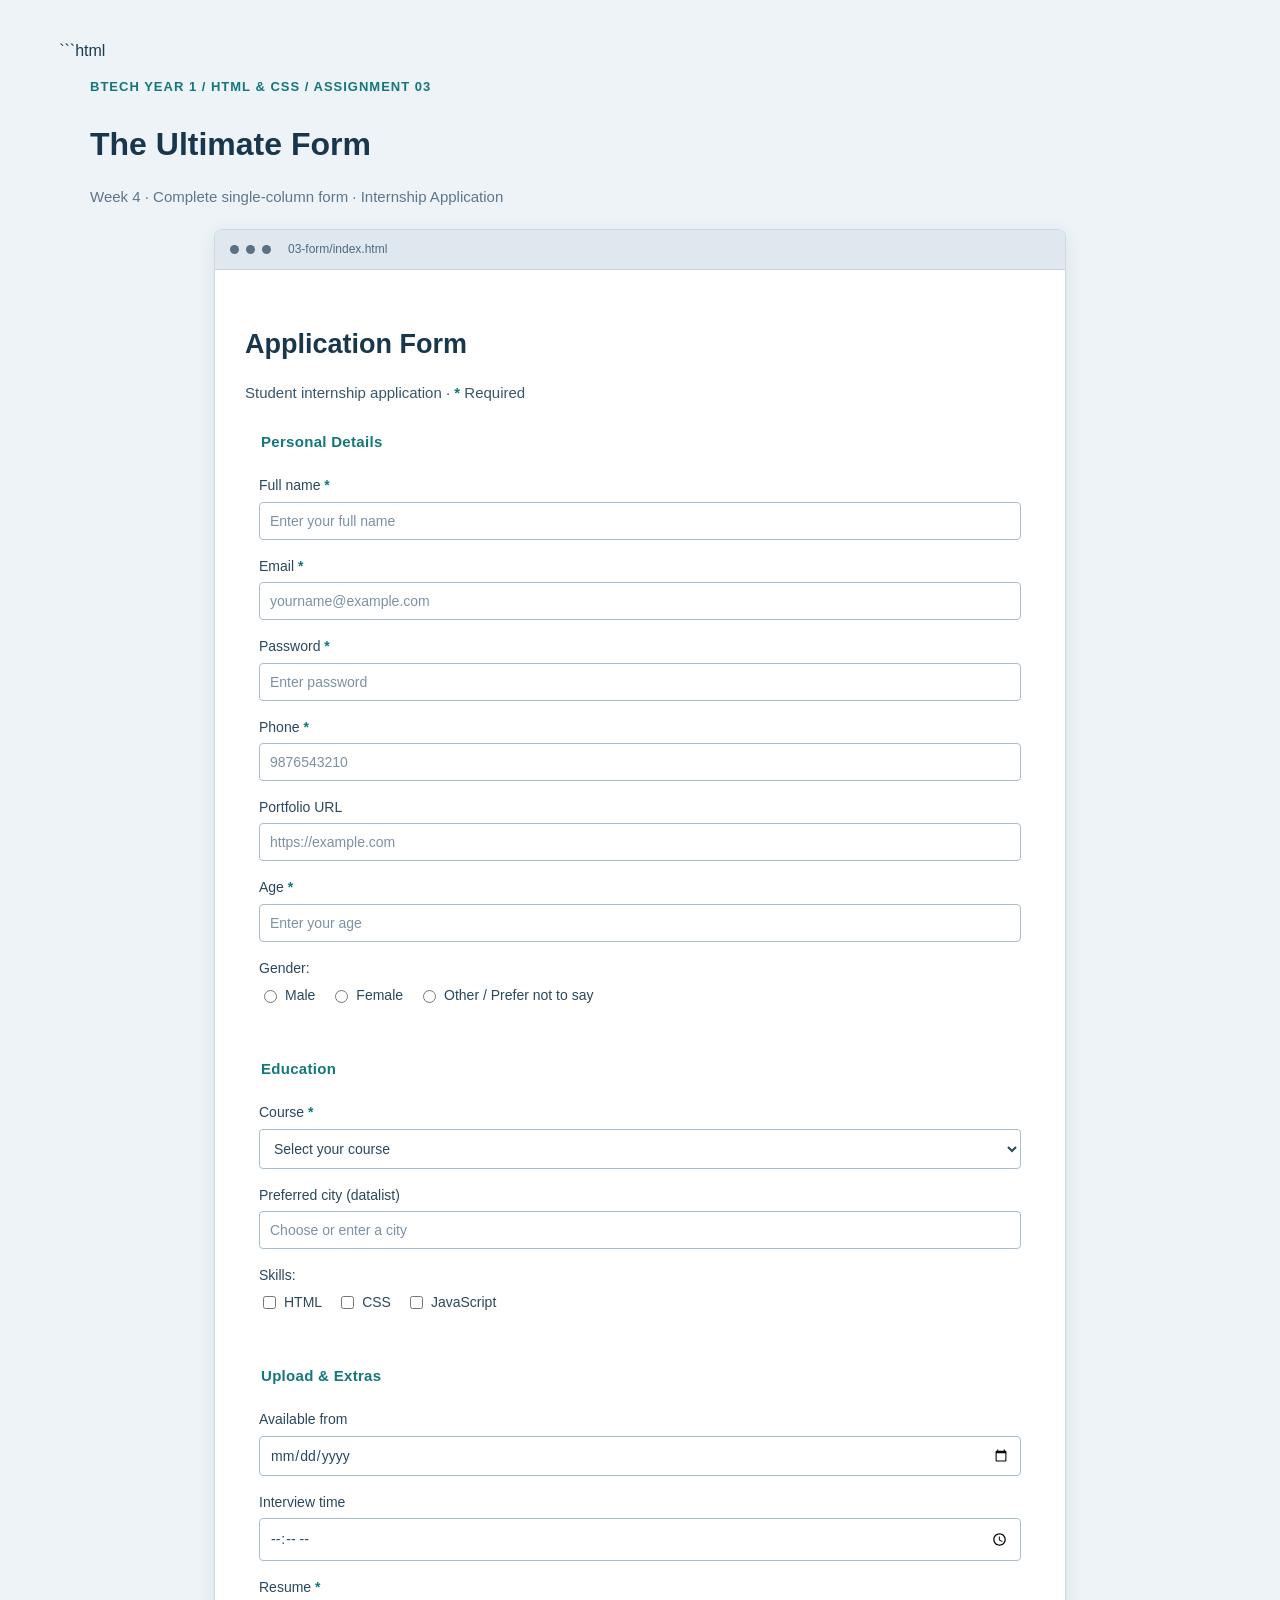
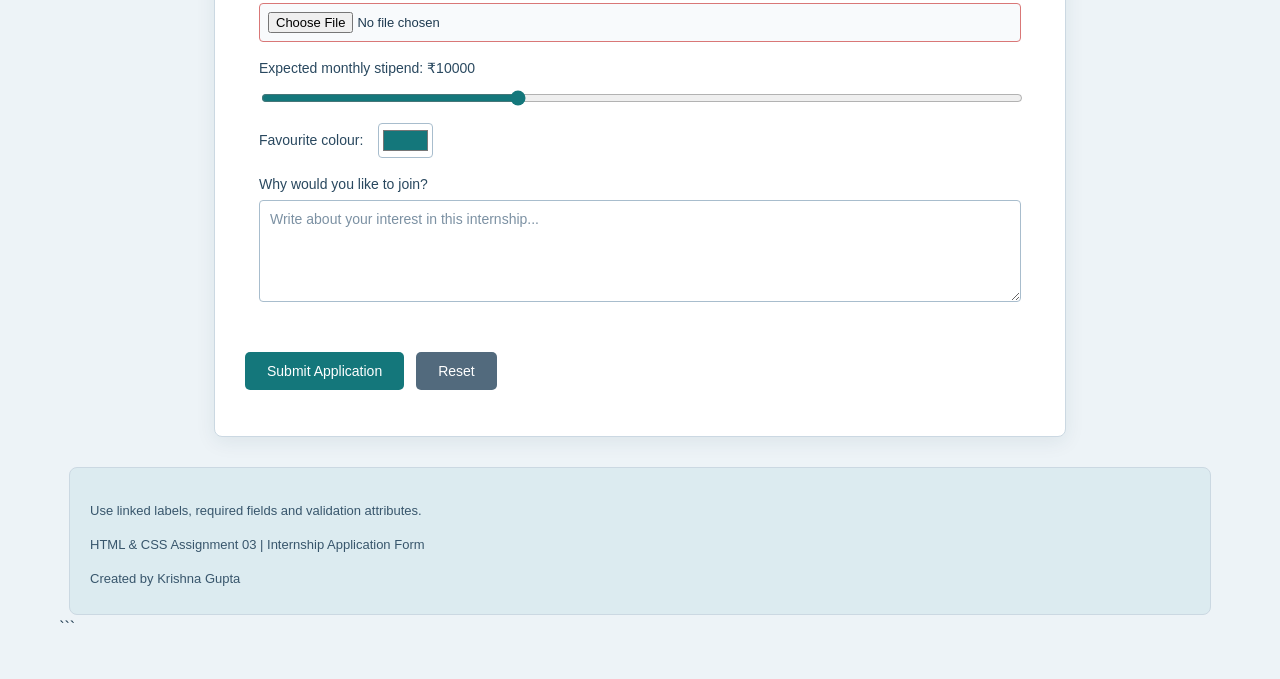
<file: hammad assignment/assignment/assignment 2/index.html>
```html
<!DOCTYPE html>
<html lang="en">

<head>
    <meta charset="UTF-8">
    <meta name="viewport" content="width=device-width, initial-scale=1.0">

    <meta name="description"
          content="Student internship application form">

    <title>Internship Application Form</title>

    <!-- External CSS -->
    <link rel="stylesheet" href="style.css">
</head>

<body>

    <!-- Page Header -->
    <header class="page-header">

        <p class="course-info">
            BTECH YEAR 1 / HTML & CSS / ASSIGNMENT 03
        </p>

        <h1>The Ultimate Form</h1>

        <p class="subtitle">
            Week 4 · Complete single-column form · Internship Application
        </p>

    </header>

    <!-- Main Form Container -->
    <main class="form-container">

        <!-- Browser Window Header -->
        <div class="browser-header">

            <span class="dot"></span>
            <span class="dot"></span>
            <span class="dot"></span>

            <span class="browser-title">
                03-form/index.html
            </span>

        </div>

        <!-- Application Form -->
        <form action="#" method="post" enctype="multipart/form-data">

            <div class="form-content">

                <h2>Application Form</h2>

                <p class="form-description">
                    Student internship application ·
                    <span class="required-text">*</span> Required
                </p>

                <!-- Personal Details -->
                <fieldset>

                    <legend>Personal Details</legend>

                    <!-- Full Name -->
                    <div class="form-group">

                        <label for="fullname">
                            Full name <span>*</span>
                        </label>

                        <input
                            type="text"
                            id="fullname"
                            name="fullname"
                            placeholder="Enter your full name"
                            minlength="3"
                            maxlength="50"
                            pattern="[A-Za-z ]{3,50}"
                            title="Enter a name using letters and spaces"
                            required>

                    </div>

                    <!-- Email -->
                    <div class="form-group">

                        <label for="email">
                            Email <span>*</span>
                        </label>

                        <input
                            type="email"
                            id="email"
                            name="email"
                            placeholder="yourname@example.com"
                            required>

                    </div>

                    <!-- Password -->
                    <div class="form-group">

                        <label for="password">
                            Password <span>*</span>
                        </label>

                        <input
                            type="password"
                            id="password"
                            name="password"
                            placeholder="Enter password"
                            minlength="8"
                            maxlength="20"
                            pattern="(?=.*[A-Za-z])(?=.*[0-9]).{8,20}"
                            title="Password must contain at least 8 characters and a number"
                            required>

                    </div>

                    <!-- Phone -->
                    <div class="form-group">

                        <label for="phone">
                            Phone <span>*</span>
                        </label>

                        <input
                            type="tel"
                            id="phone"
                            name="phone"
                            placeholder="9876543210"
                            pattern="[0-9]{10}"
                            minlength="10"
                            maxlength="10"
                            title="Enter a 10-digit phone number"
                            required>

                    </div>

                    <!-- Portfolio URL -->
                    <div class="form-group">

                        <label for="portfolio">
                            Portfolio URL
                        </label>

                        <input
                            type="url"
                            id="portfolio"
                            name="portfolio"
                            placeholder="https://example.com">

                    </div>

                    <!-- Age -->
                    <div class="form-group">

                        <label for="age">
                            Age <span>*</span>
                        </label>

                        <input
                            type="number"
                            id="age"
                            name="age"
                            placeholder="Enter your age"
                            min="16"
                            max="60"
                            required>

                    </div>

                    <!-- Gender -->
                    <div class="form-group">

                        <span class="group-label">
                            Gender:
                        </span>

                        <div class="inline-options">

                            <label for="male">
                                <input
                                    type="radio"
                                    id="male"
                                    name="gender"
                                    value="male"
                                    required>
                                Male
                            </label>

                            <label for="female">
                                <input
                                    type="radio"
                                    id="female"
                                    name="gender"
                                    value="female">
                                Female
                            </label>

                            <label for="other">
                                <input
                                    type="radio"
                                    id="other"
                                    name="gender"
                                    value="other">
                                Other / Prefer not to say
                            </label>

                        </div>

                    </div>

                </fieldset>

                <!-- Education -->
                <fieldset>

                    <legend>Education</legend>

                    <!-- Course -->
                    <div class="form-group">

                        <label for="course">
                            Course <span>*</span>
                        </label>

                        <select
                            id="course"
                            name="course"
                            required>

                            <option value="">
                                Select your course
                            </option>

                            <option value="btech-cse">
                                BTech — Computer Science
                            </option>

                            <option value="btech-it">
                                BTech — Information Technology
                            </option>

                            <option value="bca">
                                Bachelor of Computer Applications
                            </option>

                            <option value="bsc">
                                BSc Computer Science
                            </option>

                        </select>

                    </div>

                    <!-- City Datalist -->
                    <div class="form-group">

                        <label for="city">
                            Preferred city (datalist)
                        </label>

                        <input
                            type="text"
                            id="city"
                            name="city"
                            list="city-list"
                            placeholder="Choose or enter a city">

                        <datalist id="city-list">

                            <option value="Delhi">
                            <option value="Mumbai">
                            <option value="Bangalore">
                            <option value="Hyderabad">
                            <option value="Pune">
                            <option value="Moradabad">

                        </datalist>

                    </div>

                    <!-- Skills -->
                    <div class="form-group">

                        <span class="group-label">
                            Skills:
                        </span>

                        <div class="inline-options">

                            <label for="html">
                                <input
                                    type="checkbox"
                                    id="html"
                                    name="skills"
                                    value="HTML">
                                HTML
                            </label>

                            <label for="css">
                                <input
                                    type="checkbox"
                                    id="css"
                                    name="skills"
                                    value="CSS">
                                CSS
                            </label>

                            <label for="javascript">
                                <input
                                    type="checkbox"
                                    id="javascript"
                                    name="skills"
                                    value="JavaScript">
                                JavaScript
                            </label>

                        </div>

                    </div>

                </fieldset>

                <!-- Upload and Extras -->
                <fieldset>

                    <legend>Upload & Extras</legend>

                    <!-- Available Date -->
                    <div class="form-group">

                        <label for="available">
                            Available from
                        </label>

                        <input
                            type="date"
                            id="available"
                            name="available"
                            min="2026-01-01">

                    </div>

                    <!-- Interview Time -->
                    <div class="form-group">

                        <label for="interview">
                            Interview time
                        </label>

                        <input
                            type="time"
                            id="interview"
                            name="interview">

                    </div>

                    <!-- Resume -->
                    <div class="form-group">

                        <label for="resume">
                            Resume <span>*</span>
                        </label>

                        <input
                            type="file"
                            id="resume"
                            name="resume"
                            accept=".pdf,.doc,.docx"
                            required>

                    </div>

                    <!-- Expected Stipend -->
                    <div class="form-group">

                        <label for="stipend">
                            Expected monthly stipend:
            ₹<output id="stipend-value">10000</output>
                        </label>

                        <input
                            type="range"
                            id="stipend"
                            name="stipend"
                            min="5000"
                            max="20000"
                            step="1000"
                            value="10000"
                            oninput="document.getElementById('stipend-value').value=this.value">

                    </div>

                    <!-- Favourite Color -->
                    <div class="form-group color-group">

                        <label for="color">
                            Favourite colour:
                        </label>

                        <input
                            type="color"
                            id="color"
                            name="color"
                            value="#14777b">

                    </div>

                    <!-- Why Join -->
                    <div class="form-group">

                        <label for="reason">
                            Why would you like to join?
                        </label>

                        <textarea
                            id="reason"
                            name="reason"
                            rows="5"
                            minlength="10"
                            maxlength="500"
                            placeholder="Write about your interest in this internship..."
                            required></textarea>

                    </div>

                </fieldset>

                <!-- Form Buttons -->
                <div class="form-buttons">

                    <button type="submit">
                        Submit Application
                    </button>

                    <button type="reset" class="reset-button">
                        Reset
                    </button>

                </div>

            </div>

        </form>

    </main>

    <!-- Footer -->
    <footer>

        <p>
            Use linked labels, required fields and validation attributes.
        </p>

        <p>
            HTML & CSS Assignment 03 | Internship Application Form
        </p>

        <p>
            Created by Krishna Gupta
        </p>

    </footer>

</body>

</html>
```
</file>
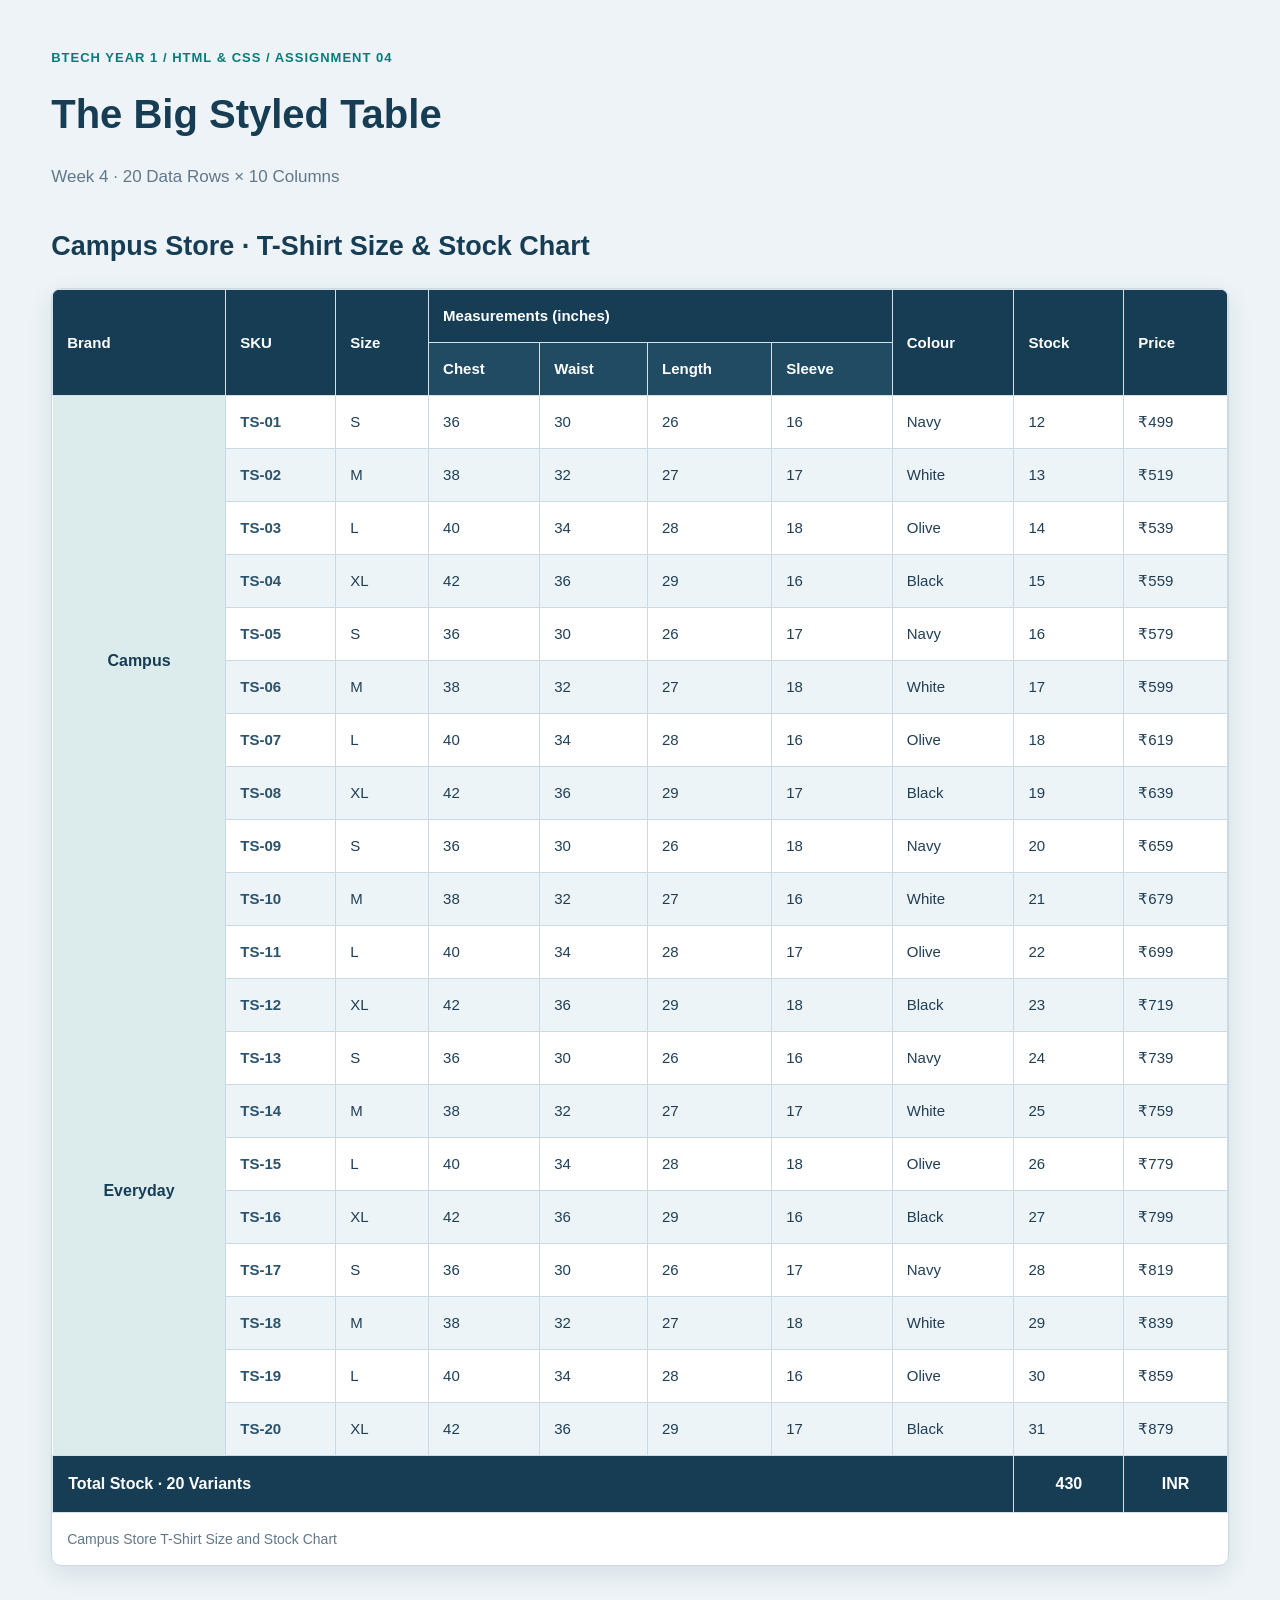
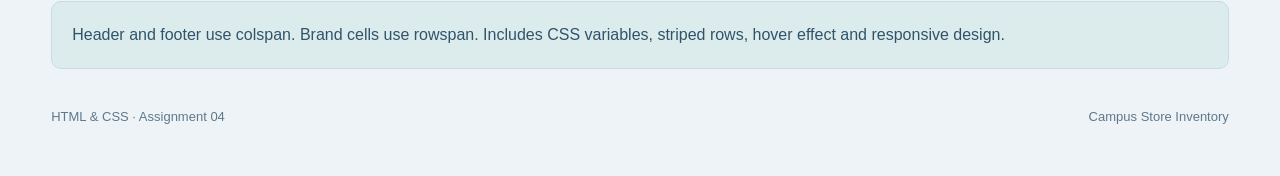
<file: hammad assignment/assignment/assignment 3/index.html>
<!DOCTYPE html>
<html lang="en">
<head>
    <meta charset="UTF-8">
    <meta name="viewport" content="width=device-width, initial-scale=1.0">

    <title>The Big Styled Table</title>

    <!-- External CSS File -->
    <link rel="stylesheet" href="style.css">
</head>

<body>

    <div class="container">

        <header>
            <p class="course">
                BTECH YEAR 1 / HTML & CSS / ASSIGNMENT 04
            </p>

            <h1>The Big Styled Table</h1>

            <p class="subtitle">
                Week 4 · 20 Data Rows × 10 Columns
            </p>
        </header>

        <h2>Campus Store · T-Shirt Size & Stock Chart</h2>

        <div class="table-container">

            <table>

                <caption>
                    Campus Store T-Shirt Size and Stock Chart
                </caption>

                <thead>

                    <tr>
                        <th rowspan="2" scope="col">Brand</th>
                        <th rowspan="2" scope="col">SKU</th>
                        <th rowspan="2" scope="col">Size</th>

                        <th colspan="4" scope="colgroup">
                            Measurements (inches)
                        </th>

                        <th rowspan="2" scope="col">Colour</th>
                        <th rowspan="2" scope="col">Stock</th>
                        <th rowspan="2" scope="col">Price</th>
                    </tr>

                    <tr>
                        <th scope="col">Chest</th>
                        <th scope="col">Waist</th>
                        <th scope="col">Length</th>
                        <th scope="col">Sleeve</th>
                    </tr>

                </thead>

                <tbody>

                    <!-- CAMPUS BRAND : 10 ROWS -->

                    <tr>
                        <th rowspan="10" scope="rowgroup" class="brand">
                            Campus
                        </th>
                        <td>TS-01</td>
                        <td>S</td>
                        <td>36</td>
                        <td>30</td>
                        <td>26</td>
                        <td>16</td>
                        <td>Navy</td>
                        <td>12</td>
                        <td>₹499</td>
                    </tr>

                    <tr>
                        <td>TS-02</td>
                        <td>M</td>
                        <td>38</td>
                        <td>32</td>
                        <td>27</td>
                        <td>17</td>
                        <td>White</td>
                        <td>13</td>
                        <td>₹519</td>
                    </tr>

                    <tr>
                        <td>TS-03</td>
                        <td>L</td>
                        <td>40</td>
                        <td>34</td>
                        <td>28</td>
                        <td>18</td>
                        <td>Olive</td>
                        <td>14</td>
                        <td>₹539</td>
                    </tr>

                    <tr>
                        <td>TS-04</td>
                        <td>XL</td>
                        <td>42</td>
                        <td>36</td>
                        <td>29</td>
                        <td>16</td>
                        <td>Black</td>
                        <td>15</td>
                        <td>₹559</td>
                    </tr>

                    <tr>
                        <td>TS-05</td>
                        <td>S</td>
                        <td>36</td>
                        <td>30</td>
                        <td>26</td>
                        <td>17</td>
                        <td>Navy</td>
                        <td>16</td>
                        <td>₹579</td>
                    </tr>

                    <tr>
                        <td>TS-06</td>
                        <td>M</td>
                        <td>38</td>
                        <td>32</td>
                        <td>27</td>
                        <td>18</td>
                        <td>White</td>
                        <td>17</td>
                        <td>₹599</td>
                    </tr>

                    <tr>
                        <td>TS-07</td>
                        <td>L</td>
                        <td>40</td>
                        <td>34</td>
                        <td>28</td>
                        <td>16</td>
                        <td>Olive</td>
                        <td>18</td>
                        <td>₹619</td>
                    </tr>

                    <tr>
                        <td>TS-08</td>
                        <td>XL</td>
                        <td>42</td>
                        <td>36</td>
                        <td>29</td>
                        <td>17</td>
                        <td>Black</td>
                        <td>19</td>
                        <td>₹639</td>
                    </tr>

                    <tr>
                        <td>TS-09</td>
                        <td>S</td>
                        <td>36</td>
                        <td>30</td>
                        <td>26</td>
                        <td>18</td>
                        <td>Navy</td>
                        <td>20</td>
                        <td>₹659</td>
                    </tr>

                    <tr>
                        <td>TS-10</td>
                        <td>M</td>
                        <td>38</td>
                        <td>32</td>
                        <td>27</td>
                        <td>16</td>
                        <td>White</td>
                        <td>21</td>
                        <td>₹679</td>
                    </tr>


                    <!-- EVERYDAY BRAND : 10 ROWS -->

                    <tr>
                        <th rowspan="10" scope="rowgroup" class="brand">
                            Everyday
                        </th>
                        <td>TS-11</td>
                        <td>L</td>
                        <td>40</td>
                        <td>34</td>
                        <td>28</td>
                        <td>17</td>
                        <td>Olive</td>
                        <td>22</td>
                        <td>₹699</td>
                    </tr>

                    <tr>
                        <td>TS-12</td>
                        <td>XL</td>
                        <td>42</td>
                        <td>36</td>
                        <td>29</td>
                        <td>18</td>
                        <td>Black</td>
                        <td>23</td>
                        <td>₹719</td>
                    </tr>

                    <tr>
                        <td>TS-13</td>
                        <td>S</td>
                        <td>36</td>
                        <td>30</td>
                        <td>26</td>
                        <td>16</td>
                        <td>Navy</td>
                        <td>24</td>
                        <td>₹739</td>
                    </tr>

                    <tr>
                        <td>TS-14</td>
                        <td>M</td>
                        <td>38</td>
                        <td>32</td>
                        <td>27</td>
                        <td>17</td>
                        <td>White</td>
                        <td>25</td>
                        <td>₹759</td>
                    </tr>

                    <tr>
                        <td>TS-15</td>
                        <td>L</td>
                        <td>40</td>
                        <td>34</td>
                        <td>28</td>
                        <td>18</td>
                        <td>Olive</td>
                        <td>26</td>
                        <td>₹779</td>
                    </tr>

                    <tr>
                        <td>TS-16</td>
                        <td>XL</td>
                        <td>42</td>
                        <td>36</td>
                        <td>29</td>
                        <td>16</td>
                        <td>Black</td>
                        <td>27</td>
                        <td>₹799</td>
                    </tr>

                    <tr>
                        <td>TS-17</td>
                        <td>S</td>
                        <td>36</td>
                        <td>30</td>
                        <td>26</td>
                        <td>17</td>
                        <td>Navy</td>
                        <td>28</td>
                        <td>₹819</td>
                    </tr>

                    <tr>
                        <td>TS-18</td>
                        <td>M</td>
                        <td>38</td>
                        <td>32</td>
                        <td>27</td>
                        <td>18</td>
                        <td>White</td>
                        <td>29</td>
                        <td>₹839</td>
                    </tr>

                    <tr>
                        <td>TS-19</td>
                        <td>L</td>
                        <td>40</td>
                        <td>34</td>
                        <td>28</td>
                        <td>16</td>
                        <td>Olive</td>
                        <td>30</td>
                        <td>₹859</td>
                    </tr>

                    <tr>
                        <td>TS-20</td>
                        <td>XL</td>
                        <td>42</td>
                        <td>36</td>
                        <td>29</td>
                        <td>17</td>
                        <td>Black</td>
                        <td>31</td>
                        <td>₹879</td>
                    </tr>

                </tbody>

                <tfoot>

                    <tr>
                        <th colspan="8" scope="row">
                            Total Stock · 20 Variants
                        </th>

                        <td>430</td>

                        <td>INR</td>
                    </tr>

                </tfoot>

            </table>

        </div>

        <div class="note">
            <p>
                Header and footer use colspan.
                Brand cells use rowspan.
                Includes CSS variables, striped rows,
                hover effect and responsive design.
            </p>
        </div>

        <footer>
            <p>HTML & CSS · Assignment 04</p>
            <p>Campus Store Inventory</p>
        </footer>

    </div>

</body>
</html>
</file>
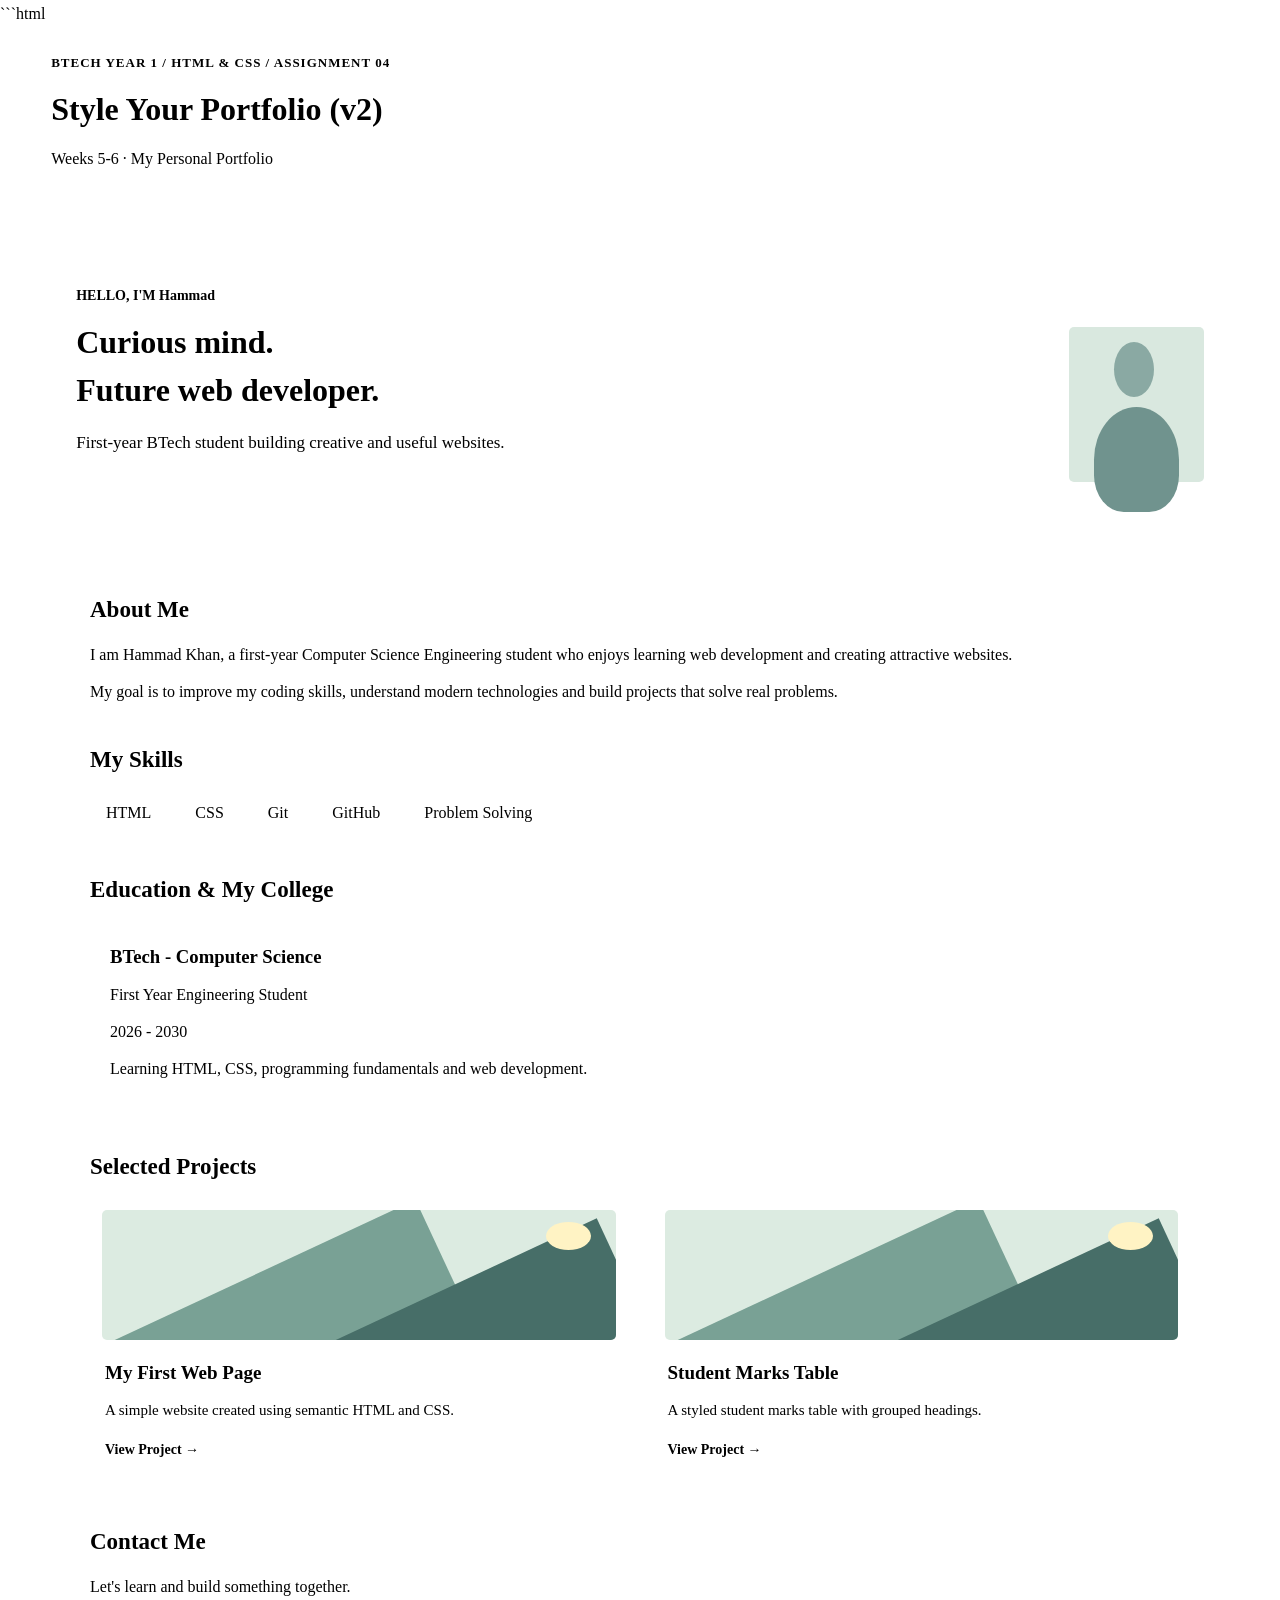
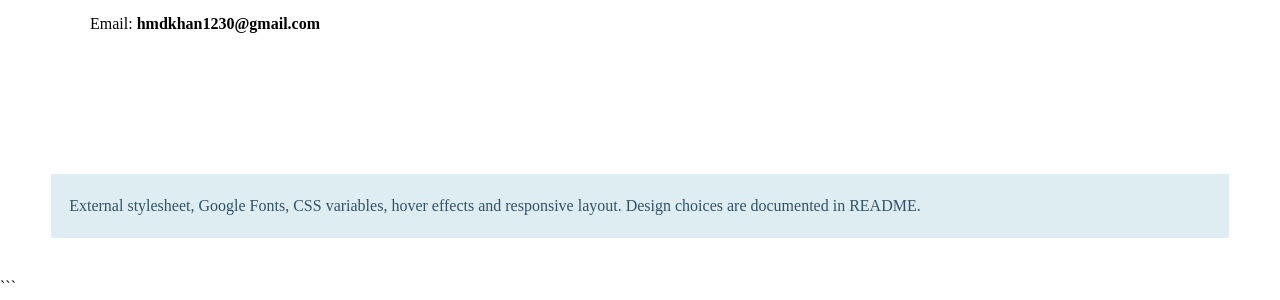
<file: hammad assignment/assignment/assignment 4/index.html>
```html
<!DOCTYPE html>
<html lang="en">

<head>
    <meta charset="UTF-8">

    <meta name="viewport"
          content="width=device-width, initial-scale=1.0">

    <title>Hammad khan | Portfolio</title>

    <!-- Google Fonts -->
    <link rel="preconnect" href="https://fonts.googleapis.com">

    <link rel="preconnect"
          href="https://fonts.gstatic.com"
          crossorigin>

    <link href="https://fonts.googleapis.com/css2?family=Poppins:wght@400;500;600;700&family=Roboto:wght@400;500&display=swap"
          rel="stylesheet">

    <!-- External CSS -->
    <link rel="stylesheet" href="style2.css">
</head>

<body>

    <!-- HEADER -->

    <header class="page-header">

        <p class="course">
            BTECH YEAR 1 / HTML & CSS / ASSIGNMENT 04
        </p>

        <h1>Style Your Portfolio (v2)</h1>

        <p class="subtitle">
            Weeks 5-6 · My Personal Portfolio
        </p>

    </header>


    <!-- NAVBAR -->

    <nav class="navbar">

        <a href="#home" class="logo">
            Hammad / PORTFOLIO
        </a>

        <ul class="nav-links">

            <li>
                <a href="#home">Home</a>
            </li>

            <li>
                <a href="#about">About</a>
            </li>

            <li>
                <a href="#projects">Projects</a>
            </li>

            <li>
                <a href="#contact">Contact</a>
            </li>

        </ul>

    </nav>


    <!-- HERO SECTION -->

    <section id="home" class="hero">

        <div class="hero-content">

            <p class="welcome">
                HELLO, I'M Hammad 
            </p>

            <h2>
                Curious mind.<br>
                Future web developer.
            </h2>

            <p class="hero-description">
                First-year BTech student building
                creative and useful websites.
            </p>

            <a href="#projects" class="btn">
                View Projects
            </a>

        </div>


        <!-- PROFILE ILLUSTRATION -->

        <div class="profile">

            <div class="profile-head"></div>

            <div class="profile-body"></div>

        </div>

    </section>


    <!-- ABOUT SECTION -->

    <section id="about" class="section">

        <h2>About Me</h2>

        <p>
            I am Hammad Khan, a first-year Computer Science
            Engineering student who enjoys learning web
            development and creating attractive websites.
        </p>

        <p>
            My goal is to improve my coding skills,
            understand modern technologies and build
            projects that solve real problems.
        </p>

    </section>


    <!-- SKILLS SECTION -->

    <section id="skills" class="section">

        <h2>My Skills</h2>

        <div class="skills">

            <span>HTML</span>

            <span>CSS</span>

            <span>Git</span>

            <span>GitHub</span>

            <span>Problem Solving</span>

        </div>

    </section>


    <!-- EDUCATION SECTION -->

    <section id="education" class="section">

        <h2>Education & My College</h2>

        <div class="education-card">

            <h3>BTech - Computer Science</h3>

            <p>
                First Year Engineering Student
            </p>

            <p>
                2026 - 2030
            </p>

            <p>
                Learning HTML, CSS, programming
                fundamentals and web development.
            </p>

        </div>

    </section>


    <!-- PROJECTS SECTION -->

    <section id="projects" class="section">

        <h2>Selected Projects</h2>

        <div class="project-container">


            <!-- PROJECT 1 -->

            <article class="project-card">

                <div class="project-image">

                    <div class="mountain mountain-one"></div>

                    <div class="mountain mountain-two"></div>

                    <div class="sun"></div>

                </div>

                <div class="project-content">

                    <h3>My First Web Page</h3>

                    <p>
                        A simple website created using
                        semantic HTML and CSS.
                    </p>

                    <a href="#contact" class="project-link">
                        View Project →
                    </a>

                </div>

            </article>


            <!-- PROJECT 2 -->

            <article class="project-card">

                <div class="project-image">

                    <div class="mountain mountain-one"></div>

                    <div class="mountain mountain-two"></div>

                    <div class="sun"></div>

                </div>

                <div class="project-content">

                    <h3>Student Marks Table</h3>

                    <p>
                        A styled student marks table
                        with grouped headings.
                    </p>

                    <a href="#contact" class="project-link">
                        View Project →
                    </a>

                </div>

            </article>

        </div>

    </section>


    <!-- CONTACT SECTION -->

    <section id="contact" class="section contact">

        <h2>Contact Me</h2>

        <p>
            Let's learn and build something together.
        </p>

        <p>
            Email:
            <a href="mailto:hmdkhan1230@gmail.com">
                hmdkhan1230@gmail.com
            </a>
        </p>

    </section>


    <!-- FOOTER -->

    <footer class="footer">

        <p>
            © 2026 Hammad Khan . All rights reserved.
        </p>

        <ul class="footer-links">

            <li>
                <a href="#home">Home</a>
            </li>

            <li>
                <a href="#about">About</a>
            </li>

            <li>
                <a href="#projects">Projects</a>
            </li>

            <li>
                <a href="#contact">Contact</a>
            </li>

        </ul>

    </footer>


    <!-- ASSIGNMENT NOTE -->

    <div class="assignment-note">

        <p>
            External stylesheet, Google Fonts, CSS variables,
            hover effects and responsive layout.
            Design choices are documented in README.
        </p>

    </div>


</body>

</html>
```
</file>
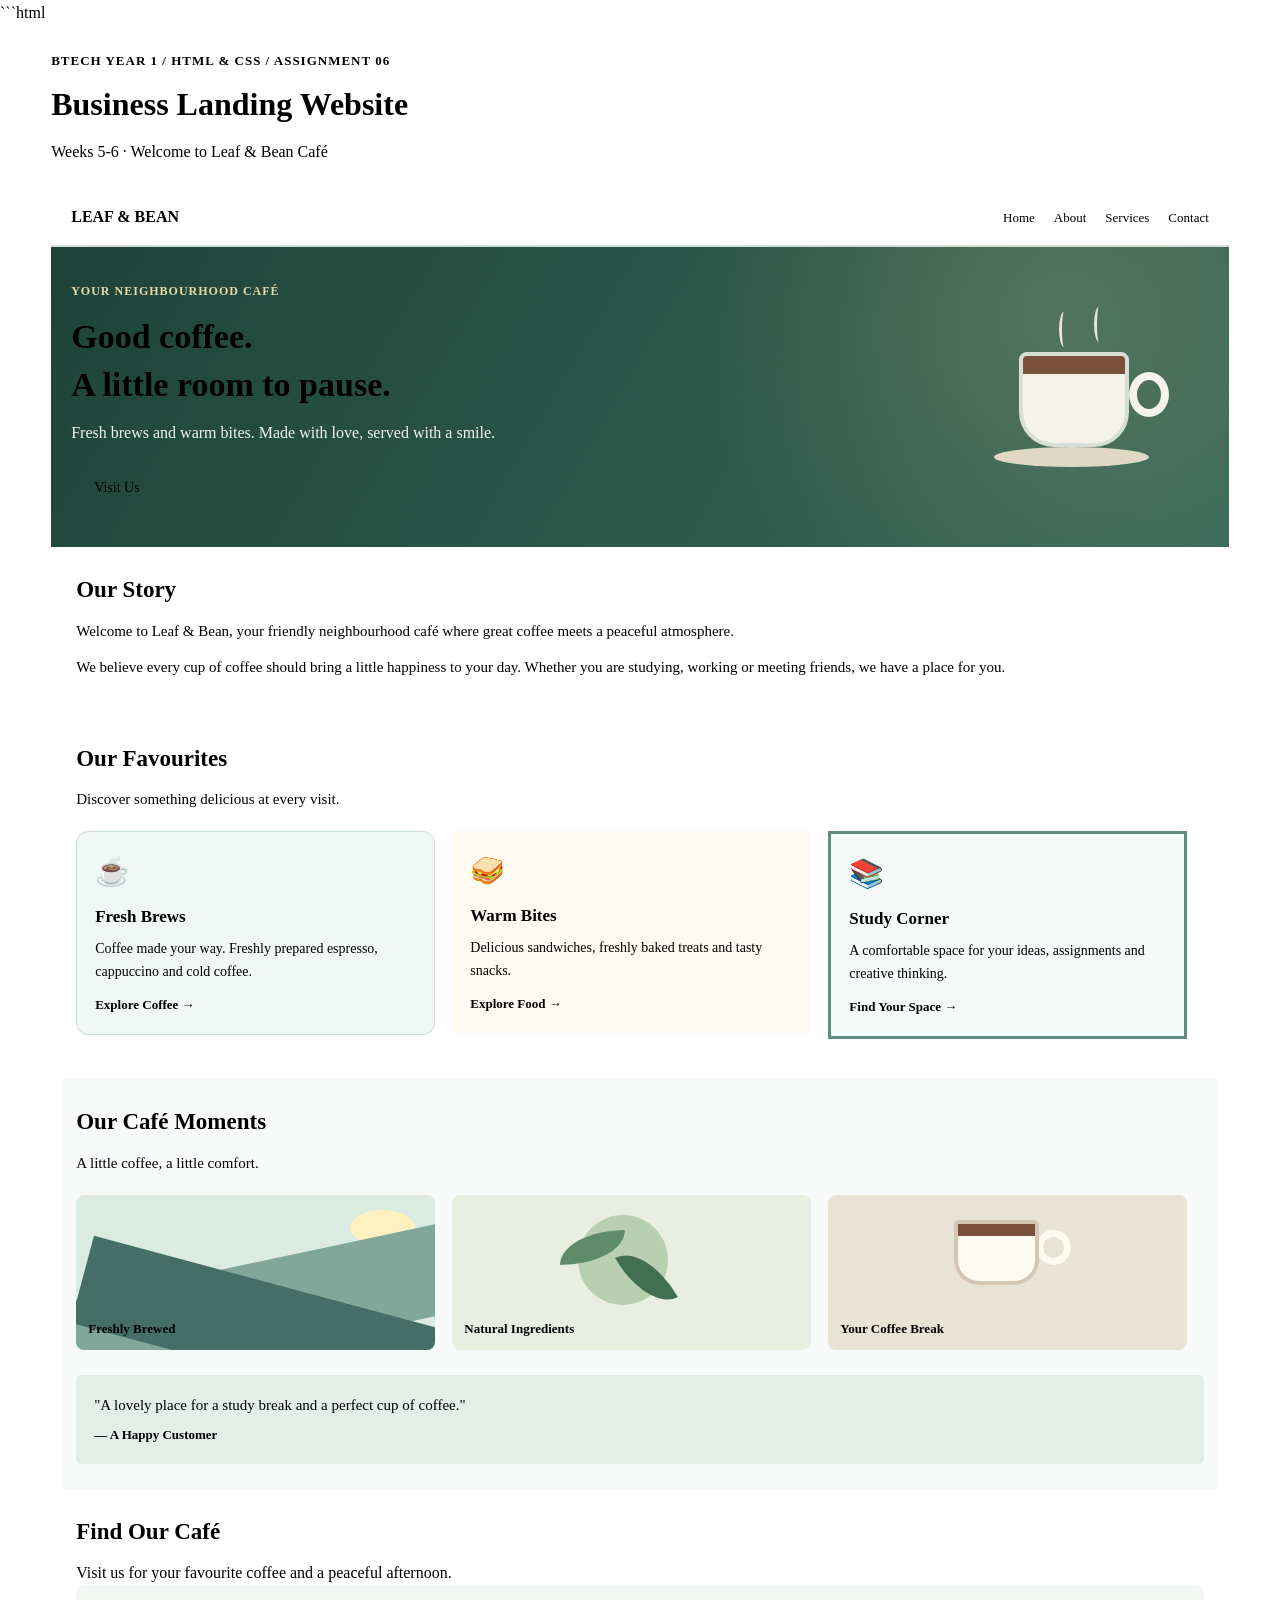
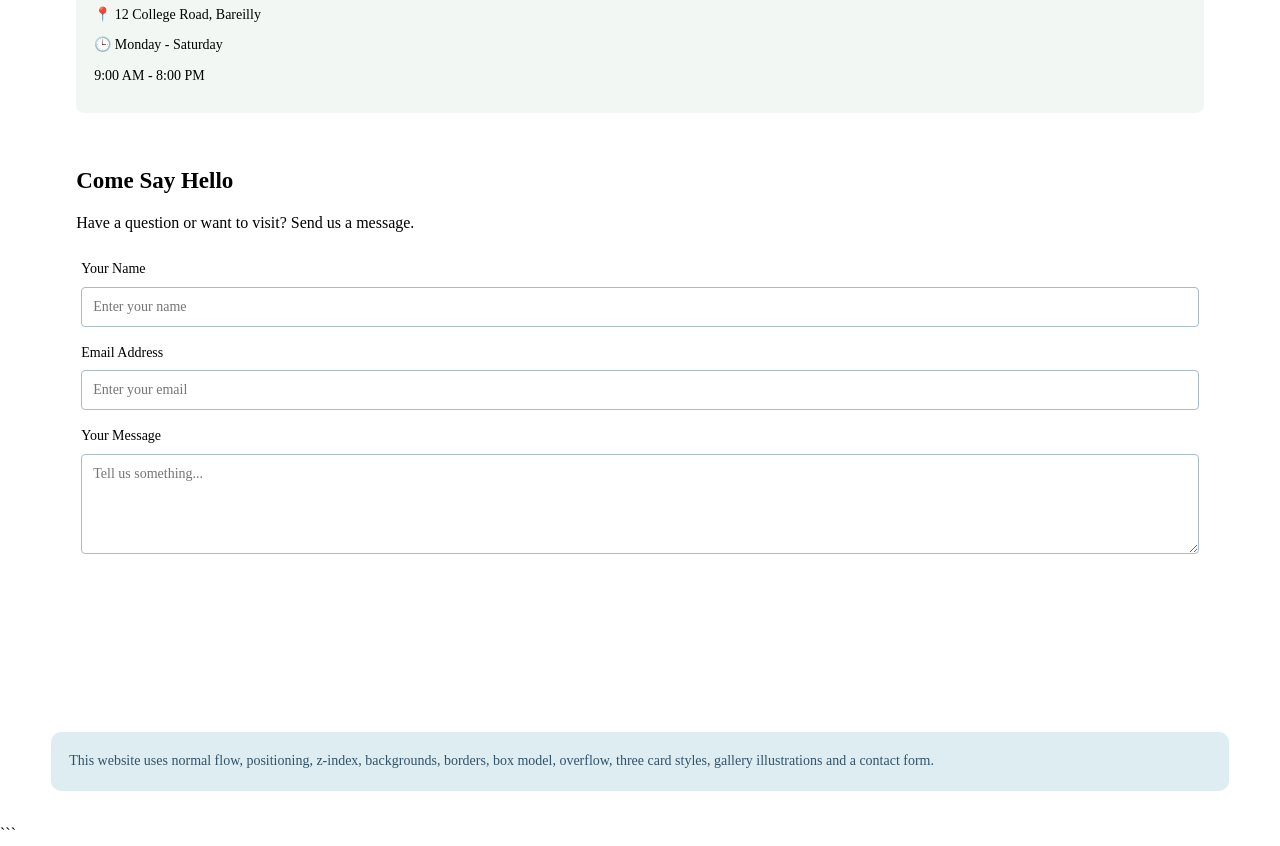
<file: hammad assignment/assignment/Assignment 5/index.html>
```html
<!DOCTYPE html>
<html lang="en">

<head>

    <meta charset="UTF-8">

    <meta name="viewport"
          content="width=device-width, initial-scale=1.0">

    <title>Leaf & Bean Cafe</title>

    <!-- Google Fonts -->

    <link rel="preconnect"
          href="https://fonts.googleapis.com">

    <link rel="preconnect"
          href="https://fonts.gstatic.com"
          crossorigin>

    <link href="https://fonts.googleapis.com/css2?family=Poppins:wght@400;500;600;700&family=Roboto:wght@400;500&display=swap"
          rel="stylesheet">

    <!-- External CSS -->

    <link rel="stylesheet" href="style3.css">

</head>

<body>


    <!-- ==============================
         HEADER
    ============================== -->

    <header class="page-header">

        <p class="course">
            BTECH YEAR 1 / HTML & CSS / ASSIGNMENT 06
        </p>

        <h1>Business Landing Website</h1>

        <p class="subtitle">
            Weeks 5-6 · Welcome to Leaf & Bean Café
        </p>

    </header>


    <!-- ==============================
         MAIN WEBSITE
    ============================== -->

    <div class="website">


        <!-- NAVBAR -->

        <nav class="navbar">

            <a href="#home" class="logo">
                LEAF & BEAN
            </a>

            <ul class="nav-links">

                <li>
                    <a href="#home">Home</a>
                </li>

                <li>
                    <a href="#about">About</a>
                </li>

                <li>
                    <a href="#services">Services</a>
                </li>

                <li>
                    <a href="#contact">Contact</a>
                </li>

            </ul>

        </nav>


        <!-- ==============================
             HERO SECTION
        ============================== -->

        <section id="home" class="hero">

            <!-- Background overlay -->

            <div class="hero-overlay"></div>


            <!-- Hero Content -->

            <div class="hero-content">

                <p class="hero-tag">
                    YOUR NEIGHBOURHOOD CAFÉ
                </p>

                <h2>
                    Good coffee.<br>
                    A little room to pause.
                </h2>

                <p class="hero-description">
                    Fresh brews and warm bites.
                    Made with love, served with a smile.
                </p>

                <a href="#contact" class="button">
                    Visit Us
                </a>

            </div>


            <!-- Decorative Coffee Cup -->

            <div class="coffee-art">

                <div class="coffee-steam steam-one"></div>

                <div class="coffee-steam steam-two"></div>

                <div class="coffee-cup">

                    <div class="coffee"></div>

                </div>

                <div class="cup-handle"></div>

                <div class="coffee-plate"></div>

            </div>

        </section>


        <!-- ==============================
             ABOUT SECTION
        ============================== -->

        <section id="about" class="about section">

            <h2>Our Story</h2>

            <p>
                Welcome to Leaf & Bean, your friendly
                neighbourhood café where great coffee
                meets a peaceful atmosphere.
            </p>

            <p>
                We believe every cup of coffee should
                bring a little happiness to your day.
                Whether you are studying, working
                or meeting friends, we have a place
                for you.
            </p>

        </section>


        <!-- ==============================
             SERVICES SECTION
        ============================== -->

        <section id="services" class="services section">

            <h2>Our Favourites</h2>

            <p class="section-description">
                Discover something delicious at every visit.
            </p>


            <div class="service-container">


                <!-- CARD 1 -->

                <article class="service-card coffee-card">

                    <div class="card-icon">
                        ☕
                    </div>

                    <h3>Fresh Brews</h3>

                    <p>
                        Coffee made your way.
                        Freshly prepared espresso,
                        cappuccino and cold coffee.
                    </p>

                    <a href="#contact">
                        Explore Coffee →
                    </a>

                </article>


                <!-- CARD 2 -->

                <article class="service-card food-card">

                    <div class="card-icon">
                        🥪
                    </div>

                    <h3>Warm Bites</h3>

                    <p>
                        Delicious sandwiches,
                        freshly baked treats
                        and tasty snacks.
                    </p>

                    <a href="#contact">
                        Explore Food →
                    </a>

                </article>


                <!-- CARD 3 -->

                <article class="service-card study-card">

                    <div class="card-icon">
                        📚
                    </div>

                    <h3>Study Corner</h3>

                    <p>
                        A comfortable space for your ideas,
                        assignments and creative thinking.
                    </p>

                    <a href="#contact">
                        Find Your Space →
                    </a>

                </article>


            </div>

        </section>


        <!-- ==============================
             GALLERY SECTION
        ============================== -->

        <section id="gallery" class="gallery section">

            <h2>Our Café Moments</h2>

            <p class="section-description">
                A little coffee, a little comfort.
            </p>


            <div class="gallery-container">


                <!-- IMAGE 1 -->

                <div class="gallery-item gallery-one">

                    <div class="gallery-sun"></div>

                    <div class="gallery-mountain mountain-a"></div>

                    <div class="gallery-mountain mountain-b"></div>

                    <p>Freshly Brewed</p>

                </div>


                <!-- IMAGE 2 -->

                <div class="gallery-item gallery-two">

                    <div class="gallery-circle"></div>

                    <div class="gallery-leaf leaf-one"></div>

                    <div class="gallery-leaf leaf-two"></div>

                    <p>Natural Ingredients</p>

                </div>


                <!-- IMAGE 3 -->

                <div class="gallery-item gallery-three">

                    <div class="gallery-cup">

                        <div class="gallery-coffee"></div>

                    </div>

                    <div class="gallery-handle"></div>

                    <p>Your Coffee Break</p>

                </div>


            </div>


            <blockquote class="testimonial">

                "A lovely place for a study break
                and a perfect cup of coffee."

                <span>
                    — A Happy Customer
                </span>

            </blockquote>

        </section>


        <!-- ==============================
             LOCATION SECTION
        ============================== -->

        <section class="location section">

            <h2>Find Our Café</h2>

            <p>
                Visit us for your favourite coffee
                and a peaceful afternoon.
            </p>

            <div class="location-box">

                <p>
                    📍 12 College Road, Bareilly
                </p>

                <p>
                    🕒 Monday - Saturday
                </p>

                <p>
                    9:00 AM - 8:00 PM
                </p>

            </div>

        </section>


        <!-- ==============================
             CONTACT SECTION
        ============================== -->

        <section id="contact" class="contact section">

            <h2>Come Say Hello</h2>

            <p>
                Have a question or want to visit?
                Send us a message.
            </p>


            <form action="#" method="post">


                <!-- NAME -->

                <div class="form-group">

                    <label for="name">
                        Your Name
                    </label>

                    <input
                        type="text"
                        id="name"
                        name="name"
                        placeholder="Enter your name"
                        required
                    >

                </div>


                <!-- EMAIL -->

                <div class="form-group">

                    <label for="email">
                        Email Address
                    </label>

                    <input
                        type="email"
                        id="email"
                        name="email"
                        placeholder="Enter your email"
                        required
                    >

                </div>


                <!-- MESSAGE -->

                <div class="form-group">

                    <label for="message">
                        Your Message
                    </label>

                    <textarea
                        id="message"
                        name="message"
                        rows="4"
                        placeholder="Tell us something..."
                        required
                    ></textarea>

                </div>


                <!-- BUTTON -->

                <button type="submit" class="submit-button">

                    Send Message

                </button>


            </form>

        </section>


        <!-- ==============================
             FOOTER
        ============================== -->

        <footer class="footer">

            <p>
                © 2026 LEAF & BEAN
            </p>

            <ul class="footer-links">

                <li>
                    <a href="#home">Home</a>
                </li>

                <li>
                    <a href="#about">About</a>
                </li>

                <li>
                    <a href="#services">Services</a>
                </li>

                <li>
                    <a href="#contact">Contact</a>
                </li>

            </ul>

        </footer>


    </div>


    <!-- ==============================
         ASSIGNMENT NOTE
    ============================== -->

    <div class="assignment-note">

        <p>
            This website uses normal flow, positioning,
            z-index, backgrounds, borders, box model,
            overflow, three card styles, gallery
            illustrations and a contact form.
        </p>

    </div>


</body>

</html>
```
</file>
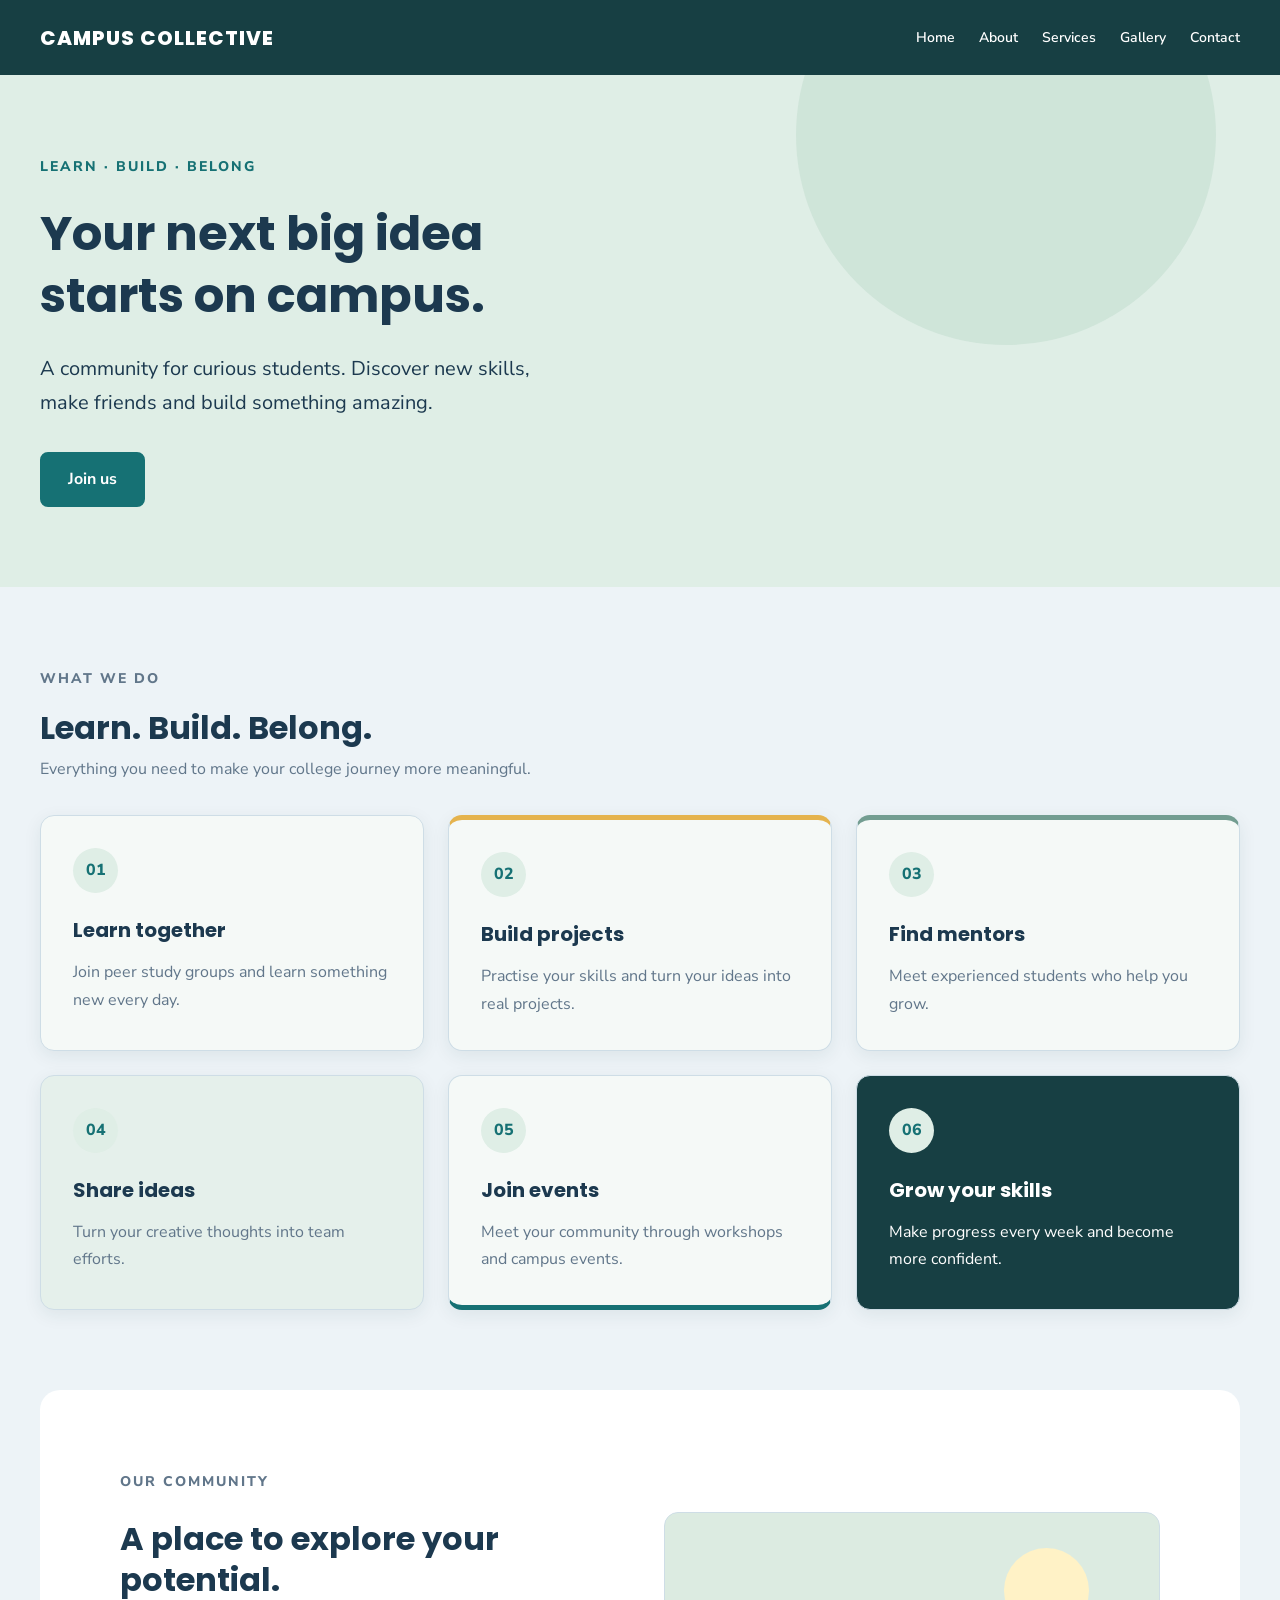
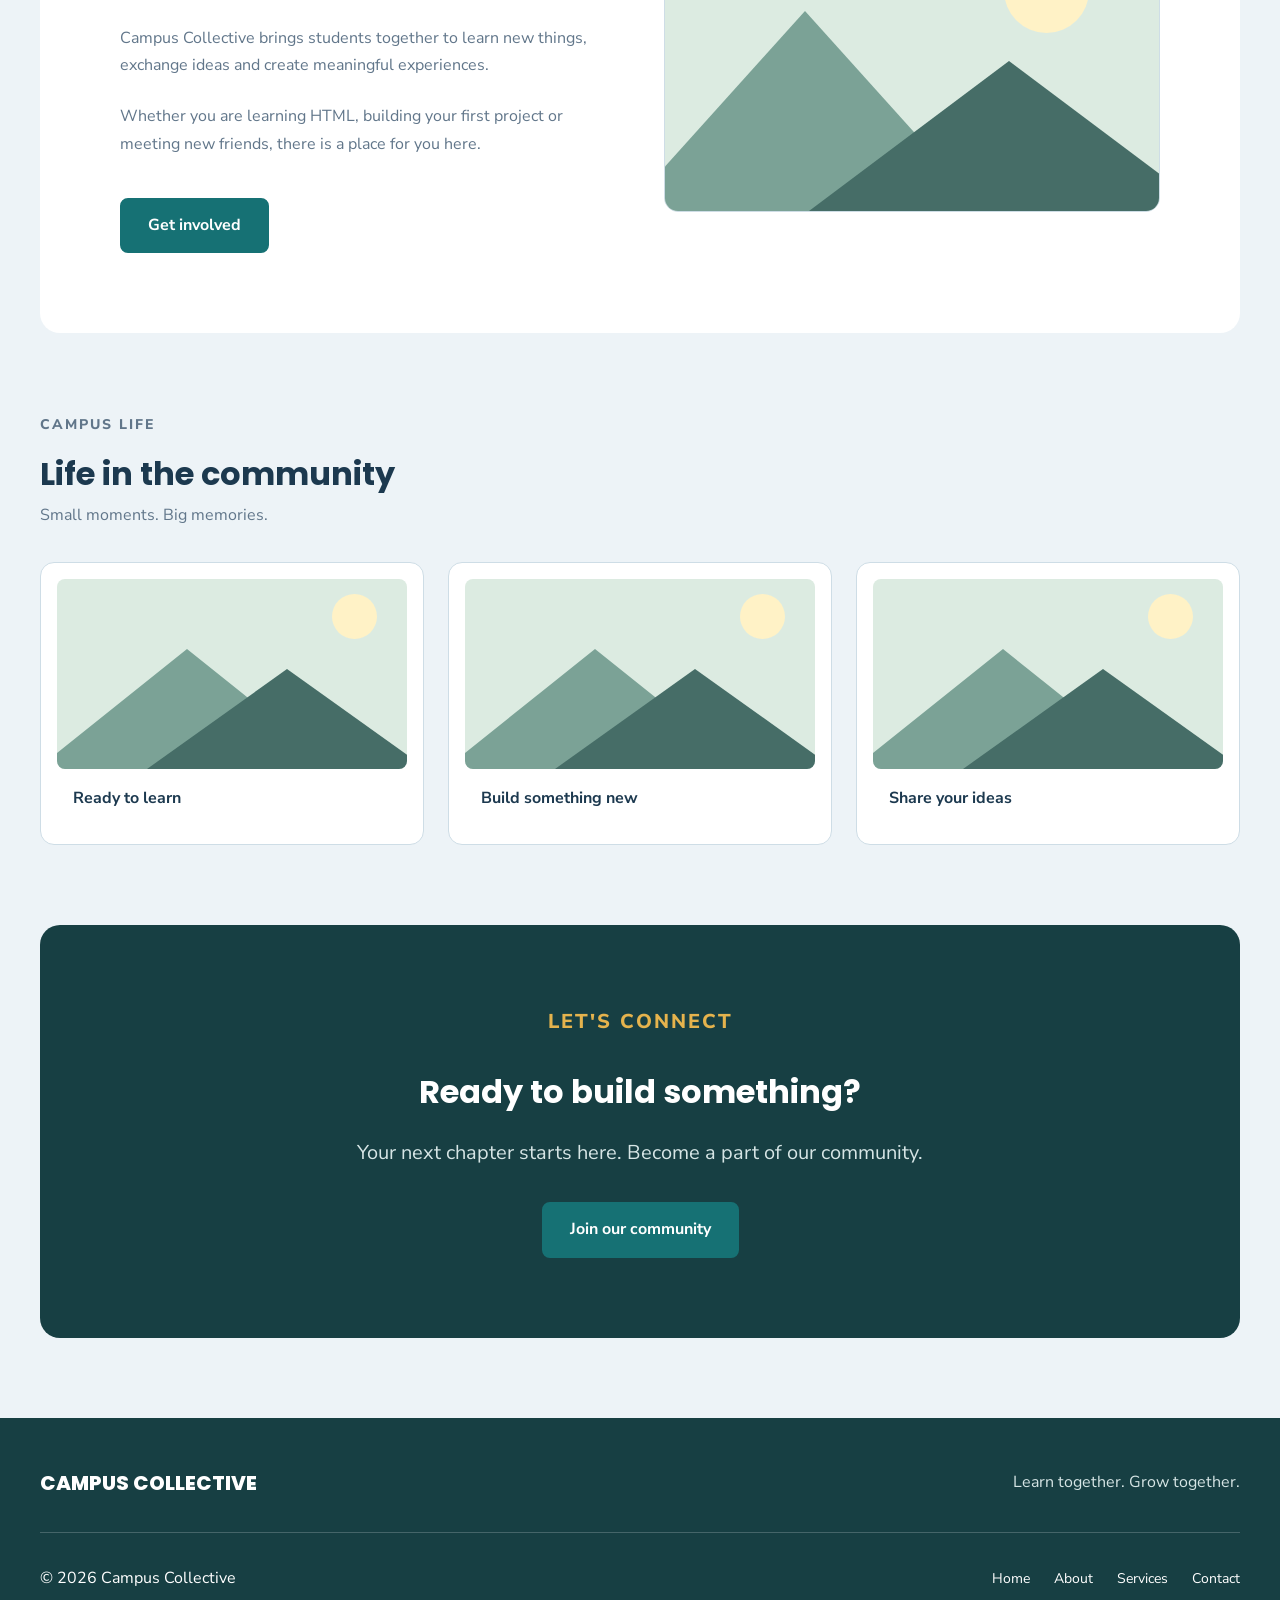
<file: hammad assignment/assignment/Assignment 9/index.html>
<!DOCTYPE html>
<html lang="en">

<head>
    <meta charset="UTF-8">
    <meta name="viewport" content="width=device-width, initial-scale=1.0">

    <meta name="description"
        content="Campus Collective - A community for curious students to learn, build and grow together.">

    <title>Campus Collective | Student Community</title>

    <!-- Google Fonts -->
    <link rel="preconnect" href="https://fonts.googleapis.com">
    <link rel="preconnect" href="https://fonts.gstatic.com" crossorigin>

    <link href="https://fonts.googleapis.com/css2?family=Nunito+Sans:wght@400;500;600;700;800&family=Poppins:wght@500;600;700;800&display=swap"
        rel="stylesheet">

    <!-- External CSS -->
    <link rel="stylesheet" href="style9.css">
</head>

<body>

    <!-- HEADER / NAVBAR -->
    <header class="header">

        <nav class="navbar">

            <a href="#home" class="logo">
                CAMPUS COLLECTIVE
            </a>

            <ul class="nav-links">
                <li><a href="#home">Home</a></li>
                <li><a href="#about">About</a></li>
                <li><a href="#services">Services</a></li>
                <li><a href="#gallery">Gallery</a></li>
                <li><a href="#contact">Contact</a></li>
            </ul>

        </nav>

    </header>


    <!-- HERO SECTION -->
    <main>

        <section class="hero" id="home">

            <div class="hero-content">

                <p class="hero-label">
                    LEARN · BUILD · BELONG
                </p>

                <h1>
                    Your next big idea
                    <br>
                    starts on campus.
                </h1>

                <p class="hero-description">
                    A community for curious students.
                    Discover new skills, make friends
                    and build something amazing.
                </p>

                <a href="#services" class="btn">
                    Join us
                </a>

            </div>

        </section>


        <!-- SERVICES / FEATURES -->
        <section class="services section" id="services">

            <div class="section-heading">

                <p class="section-label">
                    WHAT WE DO
                </p>

                <h2>
                    Learn. Build. Belong.
                </h2>

                <p>
                    Everything you need to make your
                    college journey more meaningful.
                </p>

            </div>


            <div class="feature-grid">

                <!-- Card 1 -->
                <article class="feature-card">

                    <div class="card-icon">
                        01
                    </div>

                    <h3>Learn together</h3>

                    <p>
                        Join peer study groups and
                        learn something new every day.
                    </p>

                </article>


                <!-- Card 2 -->
                <article class="feature-card featured-card">

                    <div class="card-icon">
                        02
                    </div>

                    <h3>Build projects</h3>

                    <p>
                        Practise your skills and turn
                        your ideas into real projects.
                    </p>

                </article>


                <!-- Card 3 -->
                <article class="feature-card">

                    <div class="card-icon">
                        03
                    </div>

                    <h3>Find mentors</h3>

                    <p>
                        Meet experienced students
                        who help you grow.
                    </p>

                </article>


                <!-- Card 4 -->
                <article class="feature-card">

                    <div class="card-icon">
                        04
                    </div>

                    <h3>Share ideas</h3>

                    <p>
                        Turn your creative thoughts
                        into team efforts.
                    </p>

                </article>


                <!-- Card 5 -->
                <article class="feature-card">

                    <div class="card-icon">
                        05
                    </div>

                    <h3>Join events</h3>

                    <p>
                        Meet your community through
                        workshops and campus events.
                    </p>

                </article>


                <!-- Card 6 -->
                <article class="feature-card">

                    <div class="card-icon">
                        06
                    </div>

                    <h3>Grow your skills</h3>

                    <p>
                        Make progress every week
                        and become more confident.
                    </p>

                </article>

            </div>

        </section>


        <!-- ABOUT SECTION -->
        <section class="about section" id="about">

            <div class="about-content">

                <p class="section-label">
                    OUR COMMUNITY
                </p>

                <h2>
                    A place to explore
                    your potential.
                </h2>

                <p>
                    Campus Collective brings students
                    together to learn new things,
                    exchange ideas and create
                    meaningful experiences.
                </p>

                <p>
                    Whether you are learning HTML,
                    building your first project or
                    meeting new friends, there is
                    a place for you here.
                </p>

                <a href="#contact" class="btn">
                    Get involved
                </a>

            </div>


            <!-- About illustration -->
            <div class="about-art">

                <div class="sun"></div>

                <div class="mountain mountain-one"></div>

                <div class="mountain mountain-two"></div>

            </div>

        </section>


        <!-- GALLERY SECTION -->
        <section class="gallery section" id="gallery">

            <div class="section-heading">

                <p class="section-label">
                    CAMPUS LIFE
                </p>

                <h2>
                    Life in the community
                </h2>

                <p>
                    Small moments. Big memories.
                </p>

            </div>


            <div class="gallery-grid">

                <figure class="gallery-item gallery-one">
                    <div class="landscape">
                        <div class="gallery-sun"></div>
                        <div class="gallery-mountain mountain-a"></div>
                        <div class="gallery-mountain mountain-b"></div>
                    </div>

                    <figcaption>
                        Ready to learn
                    </figcaption>
                </figure>


                <figure class="gallery-item gallery-two">
                    <div class="landscape">
                        <div class="gallery-sun"></div>
                        <div class="gallery-mountain mountain-a"></div>
                        <div class="gallery-mountain mountain-b"></div>
                    </div>

                    <figcaption>
                        Build something new
                    </figcaption>
                </figure>


                <figure class="gallery-item gallery-three">
                    <div class="landscape">
                        <div class="gallery-sun"></div>
                        <div class="gallery-mountain mountain-a"></div>
                        <div class="gallery-mountain mountain-b"></div>
                    </div>

                    <figcaption>
                        Share your ideas
                    </figcaption>
                </figure>

            </div>

        </section>


        <!-- CONTACT SECTION -->
        <section class="contact section" id="contact">

            <div class="contact-content">

                <p class="section-label">
                    LET'S CONNECT
                </p>

                <h2>
                    Ready to build
                    something?
                </h2>

                <p>
                    Your next chapter starts here.
                    Become a part of our community.
                </p>

                <a href="mailto:hello@campuscollective.com"
                    class="btn">
                    Join our community
                </a>

            </div>

        </section>

    </main>


    <!-- FOOTER -->
    <footer class="footer">

        <div class="footer-top">

            <a href="#home" class="footer-logo">
                CAMPUS COLLECTIVE
            </a>

            <p>
                Learn together. Grow together.
            </p>

        </div>


        <div class="footer-bottom">

            <p>
                &copy; 2026 Campus Collective
            </p>

            <ul class="footer-links">

                <li><a href="#home">Home</a></li>

                <li><a href="#about">About</a></li>

                <li><a href="#services">Services</a></li>

                <li><a href="#contact">Contact</a></li>

            </ul>

        </div>

    </footer>

</body>

</html>
</file>
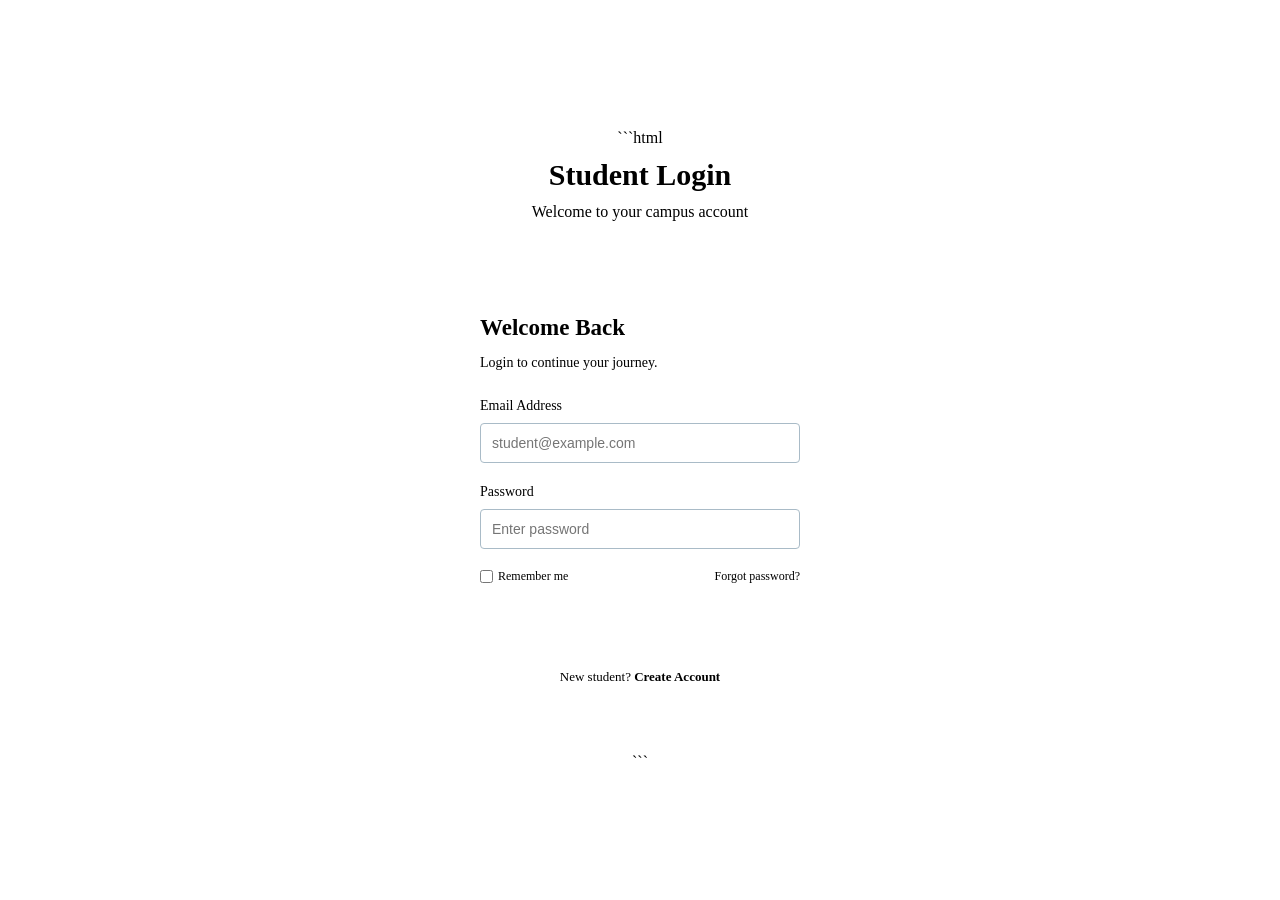
<file: hammad assignment/assignment/Assignment 6/login.html>
```html
<!DOCTYPE html>
<html lang="en">

<head>
    <meta charset="UTF-8">

    <meta name="viewport"
          content="width=device-width, initial-scale=1.0">

    <title>Campus Login</title>

    <link rel="stylesheet" href="style4.css">
</head>

<body class="login-page">


    <header class="login-heading">

        <h1>Student Login</h1>

        <p>Welcome to your campus account</p>

    </header>


    <main class="login-container">

        <form class="login-card">

            <h2>Welcome Back</h2>

            <p class="login-subtitle">
                Login to continue your journey.
            </p>


            <div class="login-group">

                <label for="email">
                    Email Address
                </label>

                <input
                    type="email"
                    id="email"
                    placeholder="student@example.com"
                    required
                >

            </div>


            <div class="login-group">

                <label for="password">
                    Password
                </label>

                <input
                    type="password"
                    id="password"
                    placeholder="Enter password"
                    required
                >

            </div>


            <div class="login-options">

                <label class="remember">

                    <input type="checkbox">

                    Remember me

                </label>

                <a href="#">
                    Forgot password?
                </a>

            </div>


            <button type="submit" class="login-button">
                Log In
            </button>


            <p class="signup-text">

                New student?

                <a href="#">
                    Create Account
                </a>

            </p>

        </form>

    </main>


</body>

</html>
```
</file>
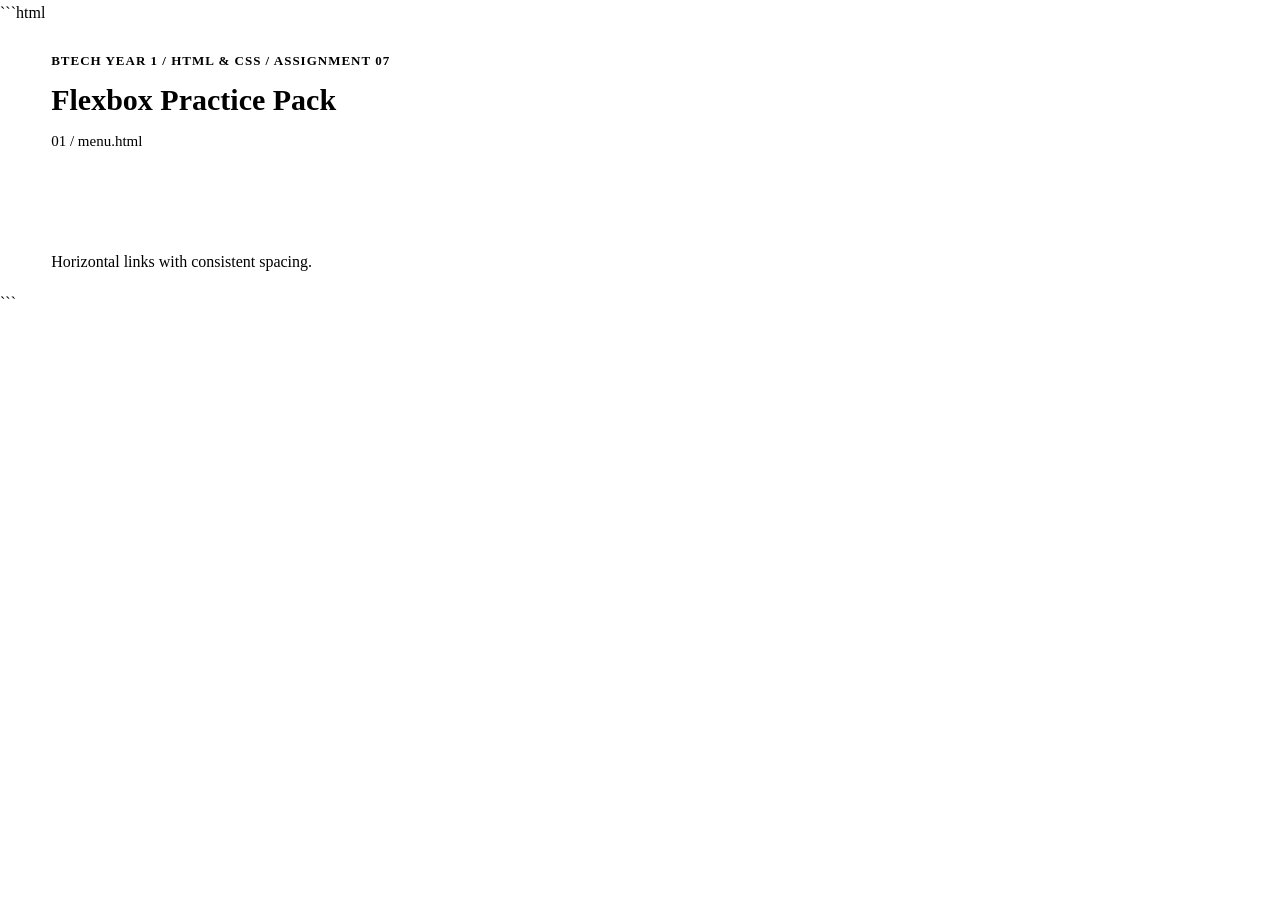
<file: hammad assignment/assignment/Assignment 6/menu.html>
```html
<!DOCTYPE html>
<html lang="en">

<head>
    <meta charset="UTF-8">
    <meta name="viewport" content="width=device-width, initial-scale=1.0">

    <title>Campus Menu</title>

    <link rel="stylesheet" href="style4.css">
</head>

<body>

    <header class="assignment-header">

        <p>BTECH YEAR 1 / HTML & CSS / ASSIGNMENT 07</p>

        <h1>Flexbox Practice Pack</h1>

        <p>01 / menu.html</p>

    </header>


    <nav class="menu-navbar">

        <a href="#" class="menu-logo">
            CAMPUS MENU
        </a>

        <ul class="menu-links">

            <li><a href="#">Home</a></li>

            <li><a href="#">About</a></li>

            <li><a href="#">Services</a></li>

            <li><a href="#">Contact</a></li>

        </ul>

    </nav>


    <p class="page-description">
        Horizontal links with consistent spacing.
    </p>

</body>

</html>
```
</file>
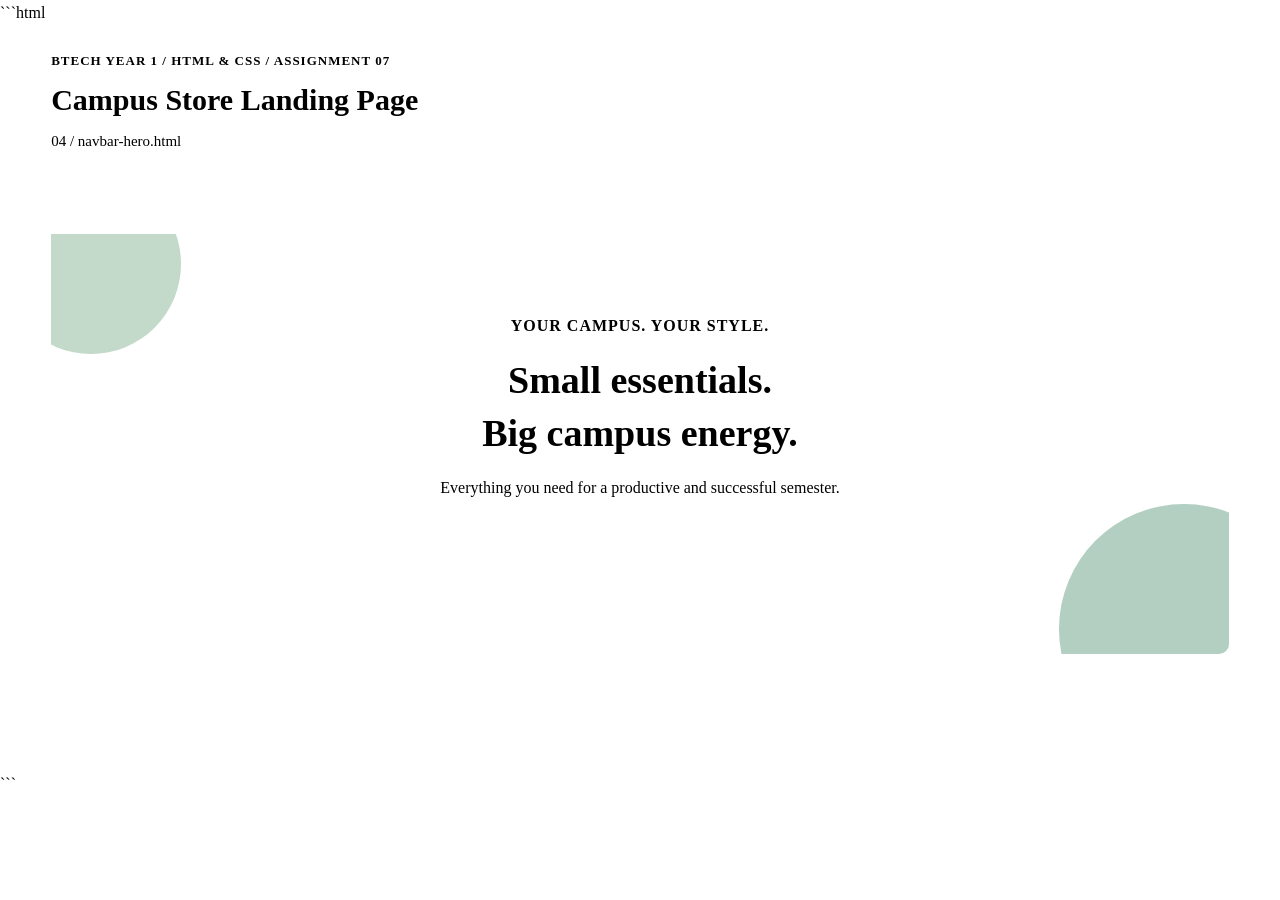
<file: hammad assignment/assignment/Assignment 6/navbar-hero.html>
```html
<!DOCTYPE html>
<html lang="en">

<head>

    <meta charset="UTF-8">

    <meta name="viewport"
          content="width=device-width, initial-scale=1.0">

    <title>Campus Store Hero</title>

    <link rel="stylesheet" href="style4.css">

</head>

<body>


    <header class="assignment-header">

        <p>BTECH YEAR 1 / HTML & CSS / ASSIGNMENT 07</p>

        <h1>Campus Store Landing Page</h1>

        <p>04 / navbar-hero.html</p>

    </header>


    <!-- NAVBAR -->

    <nav class="hero-navbar">

        <a href="#" class="hero-logo">
            CAMPUS STORE
        </a>


        <ul class="hero-links">

            <li>
                <a href="#">Home</a>
            </li>

            <li>
                <a href="#">About</a>
            </li>

            <li>
                <a href="#">Services</a>
            </li>

            <li>
                <a href="#">Contact</a>
            </li>

        </ul>

    </nav>


    <!-- HERO -->

    <main class="campus-hero">

        <div class="hero-text">

            <p class="hero-label">
                YOUR CAMPUS. YOUR STYLE.
            </p>

            <h2>
                Small essentials.<br>
                Big campus energy.
            </h2>

            <p>
                Everything you need for a productive
                and successful semester.
            </p>

            <a href="products.html" class="explore-button">
                Explore Products
            </a>

        </div>


        <!-- Decorative circles -->

        <div class="hero-decoration decoration-one"></div>

        <div class="hero-decoration decoration-two"></div>

    </main>


    <!-- FOOTER -->

    <footer class="campus-footer">

        <p>© 2026 CAMPUS STORE</p>

        <p>
            Made for students, made for success.
        </p>

    </footer>


</body>

</html>
```
</file>
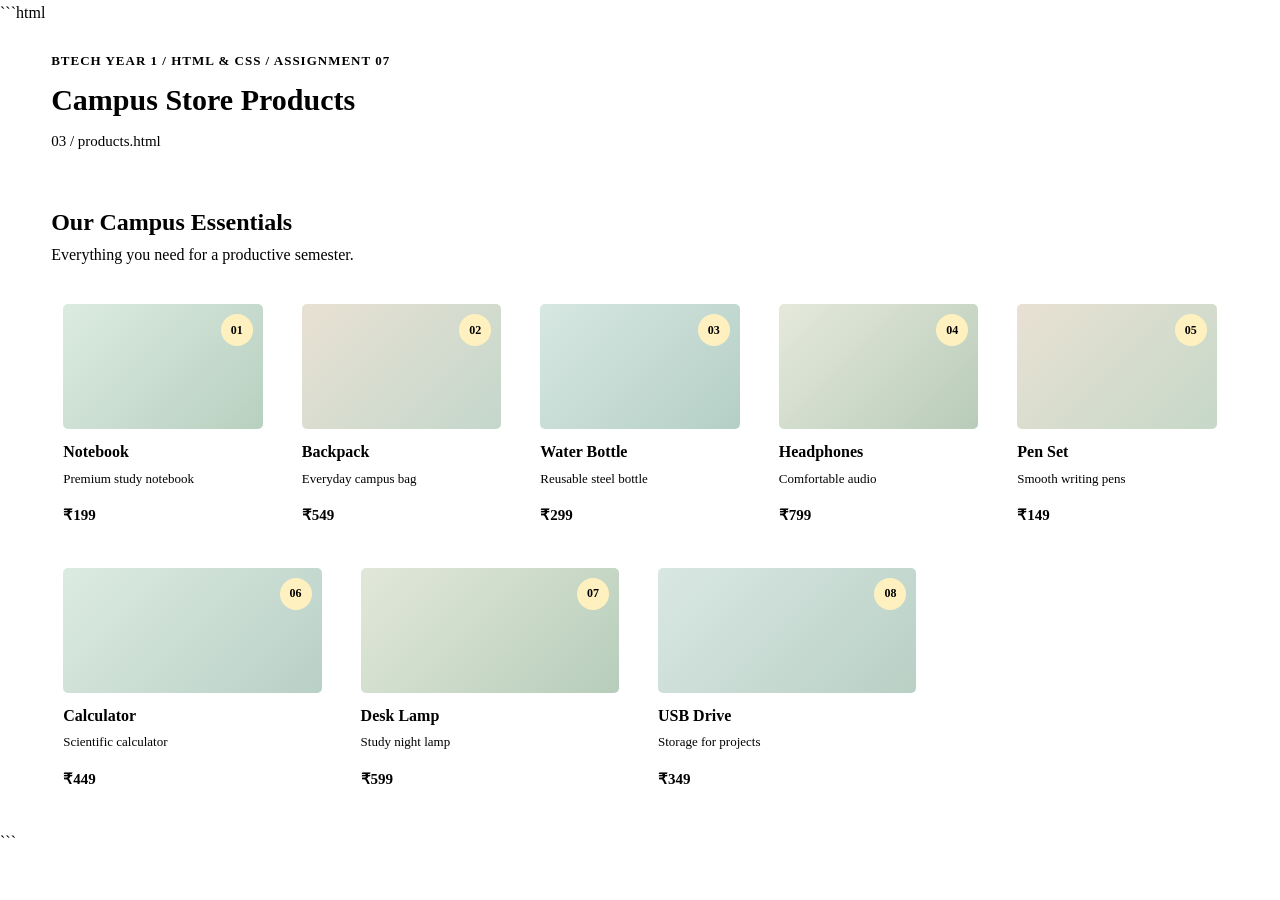
<file: hammad assignment/assignment/Assignment 6/product.html>
```html
<!DOCTYPE html>
<html lang="en">

<head>
    <meta charset="UTF-8">

    <meta name="viewport"
          content="width=device-width, initial-scale=1.0">

    <title>Campus Products</title>

    <link rel="stylesheet" href="style4.css">
</head>

<body>

    <header class="assignment-header">

        <p>BTECH YEAR 1 / HTML & CSS / ASSIGNMENT 07</p>

        <h1>Campus Store Products</h1>

        <p>03 / products.html</p>

    </header>


    <main class="products-section">

        <h2>Our Campus Essentials</h2>

        <p class="products-description">
            Everything you need for a productive semester.
        </p>


        <div class="product-container">


            <!-- PRODUCT 1 -->

            <article class="product-card">

                <div class="product-image image-one">

                    <span>01</span>

                </div>

                <h3>Notebook</h3>

                <p>Premium study notebook</p>

                <div class="product-bottom">

                    <strong>₹199</strong>

                    <button>Add</button>

                </div>

            </article>


            <!-- PRODUCT 2 -->

            <article class="product-card">

                <div class="product-image image-two">

                    <span>02</span>

                </div>

                <h3>Backpack</h3>

                <p>Everyday campus bag</p>

                <div class="product-bottom">

                    <strong>₹549</strong>

                    <button>Add</button>

                </div>

            </article>


            <!-- PRODUCT 3 -->

            <article class="product-card">

                <div class="product-image image-three">

                    <span>03</span>

                </div>

                <h3>Water Bottle</h3>

                <p>Reusable steel bottle</p>

                <div class="product-bottom">

                    <strong>₹299</strong>

                    <button>Add</button>

                </div>

            </article>


            <!-- PRODUCT 4 -->

            <article class="product-card">

                <div class="product-image image-four">

                    <span>04</span>

                </div>

                <h3>Headphones</h3>

                <p>Comfortable audio</p>

                <div class="product-bottom">

                    <strong>₹799</strong>

                    <button>Add</button>

                </div>

            </article>


            <!-- PRODUCT 5 -->

            <article class="product-card">

                <div class="product-image image-five">

                    <span>05</span>

                </div>

                <h3>Pen Set</h3>

                <p>Smooth writing pens</p>

                <div class="product-bottom">

                    <strong>₹149</strong>

                    <button>Add</button>

                </div>

            </article>


            <!-- PRODUCT 6 -->

            <article class="product-card">

                <div class="product-image image-six">

                    <span>06</span>

                </div>

                <h3>Calculator</h3>

                <p>Scientific calculator</p>

                <div class="product-bottom">

                    <strong>₹449</strong>

                    <button>Add</button>

                </div>

            </article>


            <!-- PRODUCT 7 -->

            <article class="product-card">

                <div class="product-image image-seven">

                    <span>07</span>

                </div>

                <h3>Desk Lamp</h3>

                <p>Study night lamp</p>

                <div class="product-bottom">

                    <strong>₹599</strong>

                    <button>Add</button>

                </div>

            </article>


            <!-- PRODUCT 8 -->

            <article class="product-card">

                <div class="product-image image-eight">

                    <span>08</span>

                </div>

                <h3>USB Drive</h3>

                <p>Storage for projects</p>

                <div class="product-bottom">

                    <strong>₹349</strong>

                    <button>Add</button>

                </div>

            </article>


        </div>

    </main>


</body>

</html>
```
</file>
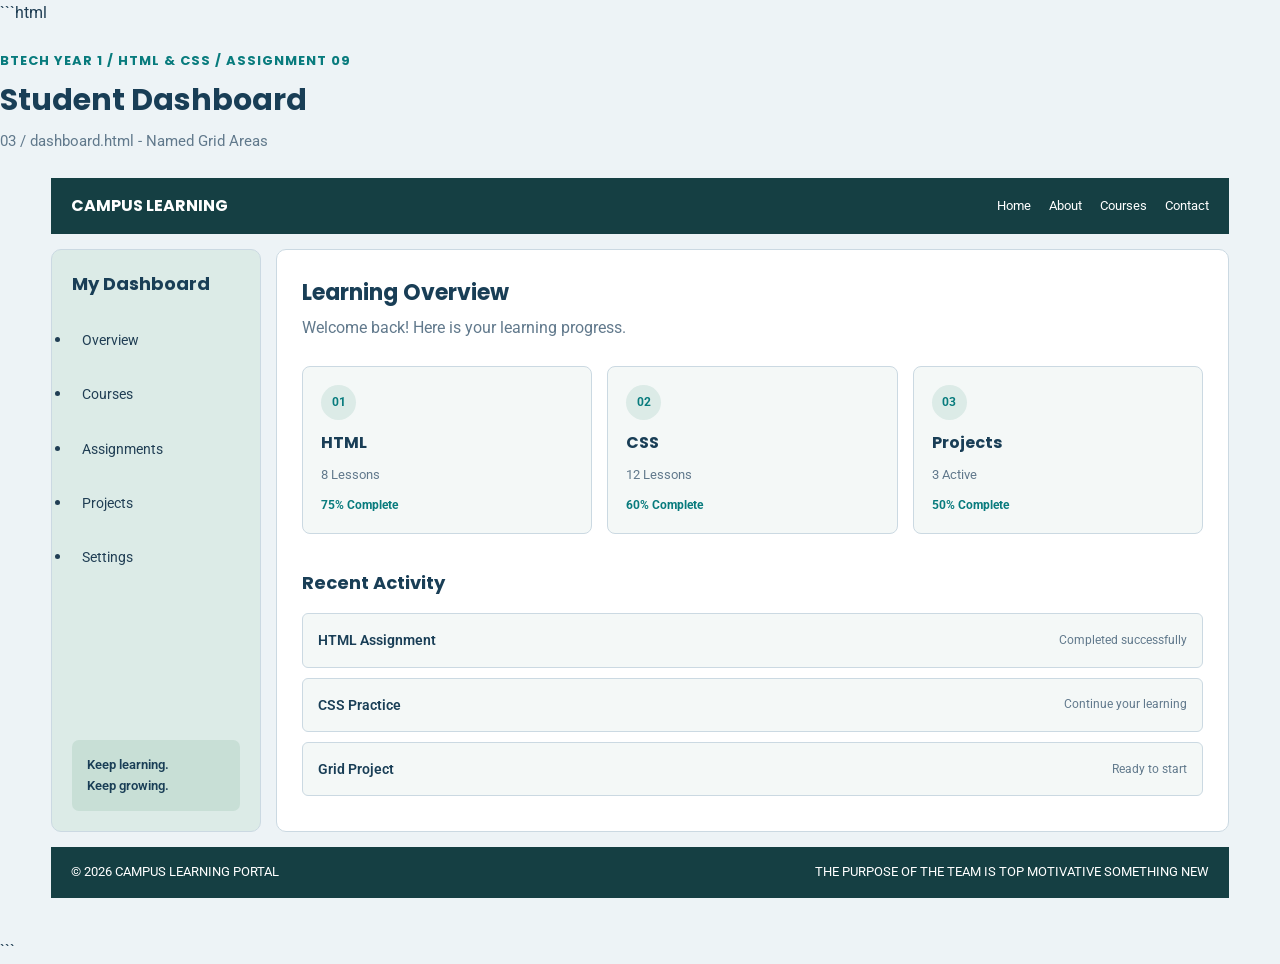
<file: hammad assignment/assignment/Assignment 7/dashboard.html>
```html
<!DOCTYPE html>
<html lang="en">

<head>

    <meta charset="UTF-8">

    <meta name="viewport"
          content="width=device-width, initial-scale=1.0">

    <title>Student Dashboard</title>

    <link rel="stylesheet" href="style7.css">

</head>

<body>


    <header class="assignment-header">

        <p>BTECH YEAR 1 / HTML & CSS / ASSIGNMENT 09</p>

        <h1>Student Dashboard</h1>

        <p>03 / dashboard.html - Named Grid Areas</p>

    </header>


    <div class="dashboard-layout">


        <!-- HEADER -->

        <header class="dashboard-header">

            <h2>CAMPUS LEARNING</h2>

            <nav class="dashboard-nav">

                <a href="#">Home</a>

                <a href="#">About</a>

                <a href="#">Courses</a>

                <a href="#">Contact</a>

            </nav>

        </header>


        <!-- SIDEBAR -->

        <aside class="dashboard-sidebar">

            <h2>My Dashboard</h2>

            <ul>

                <li>
                    <a href="#">Overview</a>
                </li>

                <li>
                    <a href="#">Courses</a>
                </li>

                <li>
                    <a href="#">Assignments</a>
                </li>

                <li>
                    <a href="#">Projects</a>
                </li>

                <li>
                    <a href="#">Settings</a>
                </li>

            </ul>


            <div class="sidebar-note">

                <p>Keep learning.</p>

                <p>Keep growing.</p>

            </div>

        </aside>


        <!-- MAIN CONTENT -->

        <main class="dashboard-main">

            <h2>Learning Overview</h2>

            <p class="section-description">
                Welcome back! Here is your learning progress.
            </p>


            <!-- STATISTICS -->

            <section class="stats-grid">


                <article class="stat-card">

                    <span class="stat-icon">01</span>

                    <h3>HTML</h3>

                    <p>8 Lessons</p>

                    <strong>75% Complete</strong>

                </article>


                <article class="stat-card">

                    <span class="stat-icon">02</span>

                    <h3>CSS</h3>

                    <p>12 Lessons</p>

                    <strong>60% Complete</strong>

                </article>


                <article class="stat-card">

                    <span class="stat-icon">03</span>

                    <h3>Projects</h3>

                    <p>3 Active</p>

                    <strong>50% Complete</strong>

                </article>


            </section>


            <!-- ACTIVITY -->

            <section class="activity-section">

                <h3>Recent Activity</h3>

                <div class="activity-card">

                    <p>HTML Assignment</p>

                    <span>Completed successfully</span>

                </div>


                <div class="activity-card">

                    <p>CSS Practice</p>

                    <span>Continue your learning</span>

                </div>


                <div class="activity-card">

                    <p>Grid Project</p>

                    <span>Ready to start</span>

                </div>

            </section>


        </main>


        <!-- FOOTER -->

        <footer class="dashboard-footer">

            <p>© 2026 CAMPUS LEARNING PORTAL</p>

            <p>THE PURPOSE OF THE TEAM IS TOP MOTIVATIVE SOMETHING NEW</p>

        </footer>


    </div>


</body>

</html>
```
</file>
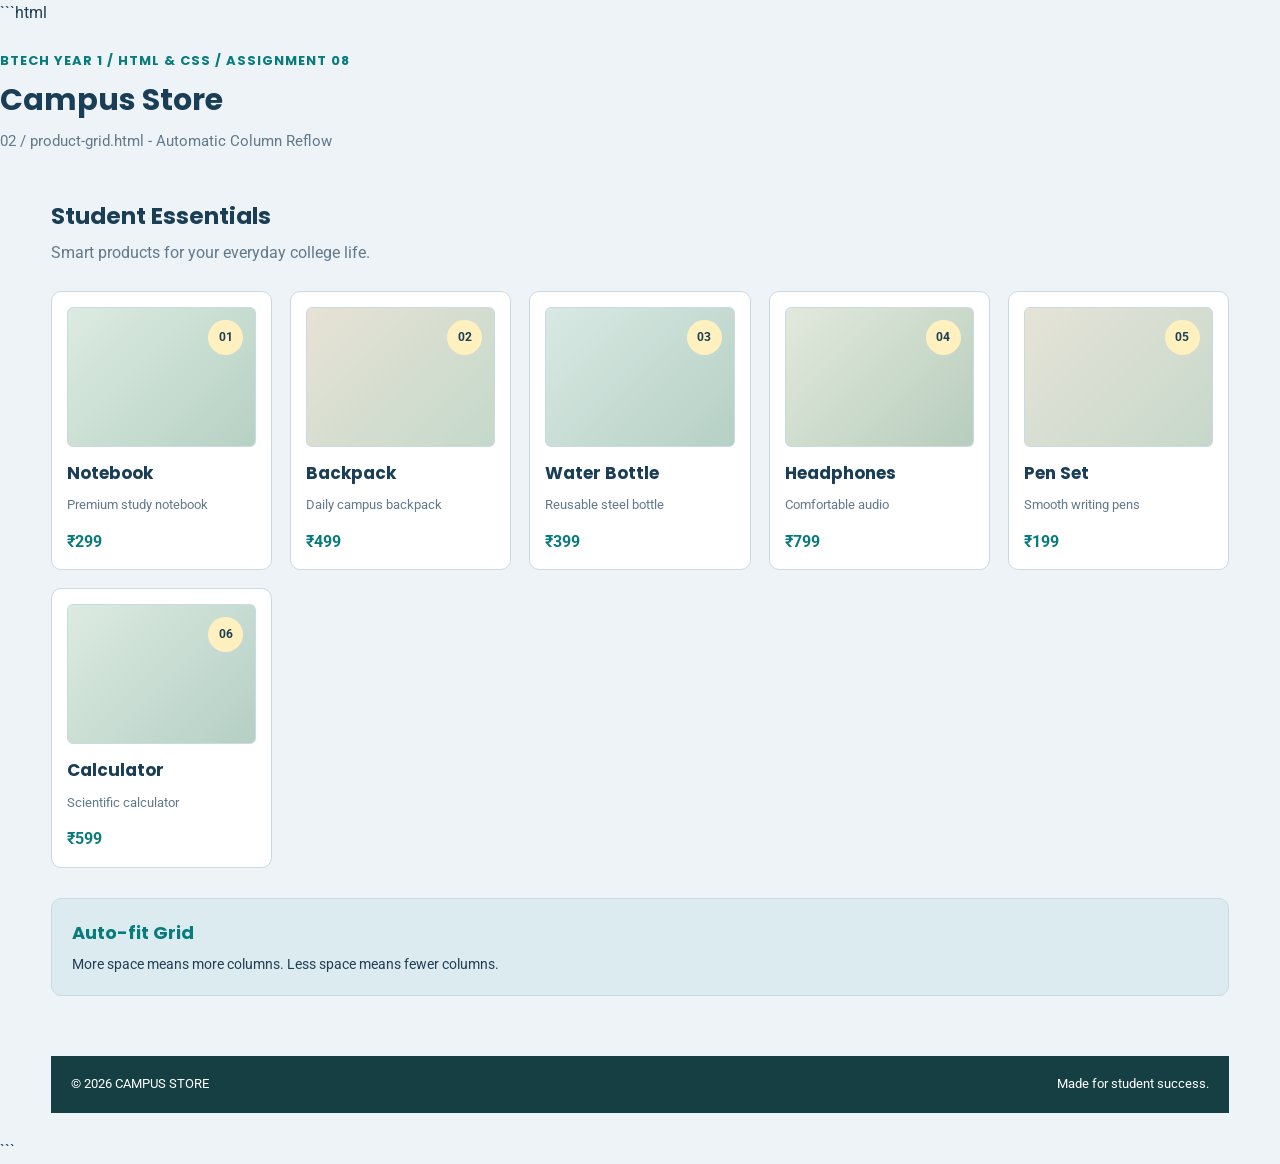
<file: hammad assignment/assignment/Assignment 7/product-grid.html>
```html
<!DOCTYPE html>
<html lang="en">

<head>

    <meta charset="UTF-8">

    <meta name="viewport"
          content="width=device-width, initial-scale=1.0">

    <title>Campus Product Grid</title>

    <link rel="stylesheet" href="style7.css">

</head>

<body>


    <header class="assignment-header">

        <p>BTECH YEAR 1 / HTML & CSS / ASSIGNMENT 08</p>

        <h1>Campus Store</h1>

        <p>02 / product-grid.html - Automatic Column Reflow</p>

    </header>


    <main class="product-section">

        <h2>Student Essentials</h2>

        <p class="section-description">
            Smart products for your everyday college life.
        </p>


        <div class="product-grid">


            <article class="grid-product-card">

                <div class="product-visual visual-one">
                    <span>01</span>
                </div>

                <h3>Notebook</h3>

                <p>Premium study notebook</p>

                <strong>₹299</strong>

            </article>


            <article class="grid-product-card">

                <div class="product-visual visual-two">
                    <span>02</span>
                </div>

                <h3>Backpack</h3>

                <p>Daily campus backpack</p>

                <strong>₹499</strong>

            </article>


            <article class="grid-product-card">

                <div class="product-visual visual-three">
                    <span>03</span>
                </div>

                <h3>Water Bottle</h3>

                <p>Reusable steel bottle</p>

                <strong>₹399</strong>

            </article>


            <article class="grid-product-card">

                <div class="product-visual visual-four">
                    <span>04</span>
                </div>

                <h3>Headphones</h3>

                <p>Comfortable audio</p>

                <strong>₹799</strong>

            </article>


            <article class="grid-product-card">

                <div class="product-visual visual-five">
                    <span>05</span>
                </div>

                <h3>Pen Set</h3>

                <p>Smooth writing pens</p>

                <strong>₹199</strong>

            </article>


            <article class="grid-product-card">

                <div class="product-visual visual-six">
                    <span>06</span>
                </div>

                <h3>Calculator</h3>

                <p>Scientific calculator</p>

                <strong>₹599</strong>

            </article>


        </div>


        <div class="grid-note">

            <h3>Auto-fit Grid</h3>

            <p>
                More space means more columns.
                Less space means fewer columns.
            </p>

        </div>


    </main>


    <footer class="page-footer">

        <p>© 2026 CAMPUS STORE</p>

        <p>Made for student success.</p>

    </footer>


</body>

</html>
```
</file>
<file: hammad assignment/assignment/assignment 2/style.css>
css
/* ==============================
   GENERAL STYLING
================================ */

* {
    margin: 0;
    padding: 0;
    box-sizing: border-box;
}

body {
    font-family: Arial, Helvetica, sans-serif;
    background-color: #edf3f7;
    color: #1e3a50;
    line-height: 1.6;
    padding: 30px 4%;
}

/* ==============================
   PAGE HEADER
================================ */

.page-header {
    max-width: 1100px;
    margin: 0 auto 20px;
}

.course-info {
    color: #14777b;
    font-size: 13px;
    font-weight: bold;
    letter-spacing: 1px;
    margin-bottom: 5px;
}

.page-header h1 {
    font-size: 32px;
    color: #18374d;
    margin-bottom: 5px;
}

.subtitle {
    color: #60768a;
    font-size: 15px;
}

/* ==============================
   FORM CONTAINER
================================ */

.form-container {
    max-width: 850px;
    min-height: 1450px;
    margin: 0 auto 30px;
    background-color: white;
    border: 1px solid #cbd8e2;
    border-radius: 8px;
    overflow: hidden;
    box-shadow: 0 5px 20px rgba(30, 58, 80, 0.08);
}

/* Browser Header */

.browser-header {
    display: flex;
    align-items: center;
    gap: 7px;
    background-color: #dfe8ef;
    padding: 10px 15px;
    border-bottom: 1px solid #cbd8e2;
}

.dot {
    width: 9px;
    height: 9px;
    background-color: #587184;
    border-radius: 50%;
}

.browser-title {
    margin-left: 10px;
    color: #526a7d;
    font-size: 12px;
}

/* ==============================
   FORM CONTENT
================================ */

.form-content {
    padding: 30px;
}

.form-content h2 {
    color: #18374d;
    font-size: 27px;
    margin-bottom: 5px;
}

.form-description {
    margin-bottom: 25px;
    color: #38566c;
    font-size: 15px;
}

.required-text,
.form-group label span {
    color: #14777b;
    font-weight: bold;
}

/* ==============================
   FIELDSET AND LEGEND
================================ */

fieldset {
    border: none;
    margin-bottom: 25px;
    min-width: 0;
}

legend {
    color: #14777b;
    font-size: 15px;
    font-weight: bold;
    letter-spacing: 0.3px;
    margin-bottom: 15px;
}

/* ==============================
   FORM GROUPS
================================ */

.form-group {
    margin-bottom: 15px;
}

.form-group > label,
.group-label {
    display: block;
    color: #29485f;
    font-size: 14px;
    margin-bottom: 5px;
}

/* Text Inputs */

input[type="text"],
input[type="email"],
input[type="password"],
input[type="tel"],
input[type="url"],
input[type="number"],
input[type="date"],
input[type="time"],
select,
textarea {
    width: 100%;
    padding: 10px;
    font-family: inherit;
    font-size: 14px;
    color: #29485f;
    background-color: #ffffff;
    border: 1px solid #a8bdcd;
    border-radius: 4px;
    outline: none;
    transition: border-color 0.2s, box-shadow 0.2s;
}

/* Placeholder */

input::placeholder,
textarea::placeholder {
    color: #7c91a3;
}

/* Focus Effect */

input:focus,
select:focus,
textarea:focus {
    border-color: #14777b;
    box-shadow: 0 0 0 3px rgba(20, 119, 123, 0.12);
}

/* Select */

select {
    cursor: pointer;
}

/* ==============================
   RADIO AND CHECKBOX
================================ */

.inline-options {
    display: flex;
    flex-wrap: wrap;
    align-items: center;
    gap: 10px 15px;
}

.inline-options label {
    display: inline-flex;
    align-items: center;
    gap: 5px;
    font-size: 14px;
    color: #29485f;
    cursor: pointer;
}

input[type="radio"],
input[type="checkbox"] {
    accent-color: #14777b;
    cursor: pointer;
}

/* ==============================
   FILE INPUT
================================ */

input[type="file"] {
    width: 100%;
    padding: 8px;
    background-color: #f8fafc;
    border: 1px solid #a8bdcd;
    border-radius: 4px;
    font-size: 13px;
}

/* ==============================
   RANGE SLIDER
================================ */

input[type="range"] {
    width: 100%;
    accent-color: #14777b;
    cursor: pointer;
    margin-top: 5px;
}

/* ==============================
   COLOR INPUT
================================ */

.color-group {
    display: flex;
    align-items: center;
    gap: 15px;
}

.color-group label {
    margin-bottom: 0;
}

input[type="color"] {
    width: 55px;
    height: 35px;
    padding: 2px;
    background-color: white;
    border: 1px solid #a8bdcd;
    border-radius: 4px;
    cursor: pointer;
}

/* ==============================
   TEXTAREA
================================ */

textarea {
    resize: vertical;
    min-height: 100px;
}

/* ==============================
   BUTTONS
================================ */

.form-buttons {
    display: flex;
    flex-wrap: wrap;
    gap: 12px;
    margin-top: 20px;
}

button {
    padding: 11px 22px;
    background-color: #14777b;
    color: white;
    border: none;
    border-radius: 5px;
    font-size: 14px;
    font-family: inherit;
    cursor: pointer;
    transition: background-color 0.3s, transform 0.2s;
}

button:hover {
    background-color: #105e62;
    transform: translateY(-2px);
}

.reset-button {
    background-color: #526a7d;
}

.reset-button:hover {
    background-color: #394f61;
}

/* ==============================
   VALIDATION
================================ */

input:required:invalid:not(:focus):not(:placeholder-shown) {
    border-color: #d97777;
}

/* ==============================
   FOOTER
================================ */

footer {
    max-width: 1100px;
    margin: 0 auto;
    padding: 20px;
    background-color: #dcebf0;
    border: 1px solid #cbd8e2;
    border-radius: 8px;
    color: #38566c;
    font-size: 13px;
}

footer p {
    margin-bottom: 5px;
}

/* ==============================
   RESPONSIVE DESIGN
================================ */

@media screen and (max-width: 768px) {

    body {
        padding: 15px;
    }

    .page-header h1 {
        font-size: 26px;
    }

    .subtitle {
        font-size: 14px;
    }

    .form-container {
        min-height: auto;
    }

    .form-content {
        padding: 20px;
    }

    .form-content h2 {
        font-size: 23px;
    }

    .inline-options {
        gap: 10px;
    }

    .form-buttons {
        flex-direction: column;
    }

    button {
        width: 100%;
    }

}

@media screen and (max-width: 480px) {

    body {
        padding: 10px;
    }

    .page-header h1 {
        font-size: 23px;
    }

    .course-info {
        font-size: 11px;
    }

    .form-content {
        padding: 15px;
    }

    .inline-options {
        flex-direction: column;
        align-items: flex-start;
    }

}
</file>
<file: hammad assignment/assignment/assignment 3/style.css>
/* =====================================
   CSS VARIABLES
===================================== */

:root {
    --bg-color: #edf3f6;
    --primary-color: #173d55;
    --secondary-color: #087b7d;
    --light-color: #dceced;
    --text-color: #203e54;
    --border-color: #cbd9e2;
    --stripe-color: #edf4f8;
    --hover-color: #d9edf0;

    --font-family: Arial, sans-serif;
    --font-size: 16px;

    --padding: 14px;
    --border-radius: 10px;

    --shadow: 0 8px 25px rgba(23, 61, 85, 0.10);
}


/* =====================================
   BASIC STYLING
===================================== */

* {
    box-sizing: border-box;
}

body {
    margin: 0;

    background-color: var(--bg-color);

    color: var(--text-color);

    font-family: var(--font-family);

    font-size: var(--font-size);

    line-height: 1.6;
}


/* =====================================
   MAIN CONTAINER
===================================== */

.container {
    width: 92%;

    max-width: 1200px;

    margin: auto;

    padding: 35px 0;
}


/* =====================================
   HEADER
===================================== */

header {
    margin-bottom: 35px;
}

.course {
    color: var(--secondary-color);

    font-size: 13px;

    font-weight: bold;

    letter-spacing: 1px;
}

h1 {
    color: var(--primary-color);

    font-size: 40px;

    margin: 10px 0;
}

.subtitle {
    color: #60788b;

    font-size: 17px;
}


/* =====================================
   TABLE HEADING
===================================== */

h2 {
    color: var(--primary-color);

    font-size: 27px;

    margin-bottom: 20px;
}


/* =====================================
   TABLE CONTAINER
===================================== */

.table-container {
    overflow-x: auto;

    background-color: white;

    border-radius: var(--border-radius);

    box-shadow: var(--shadow);

    border: 1px solid var(--border-color);
}


/* =====================================
   TABLE
===================================== */

table {
    width: 100%;

    min-width: 850px;

    border-collapse: collapse;

    border-spacing: 0;

    text-align: left;
}


/* =====================================
   TABLE CAPTION
===================================== */

caption {
    caption-side: bottom;

    padding: 15px;

    color: #60788b;

    font-size: 14px;

    text-align: left;
}


/* =====================================
   TABLE HEADER
===================================== */

thead {
    background-color: var(--primary-color);

    color: white;
}

thead th {
    padding: var(--padding);

    border: 1px solid #d5e1e8;

    font-size: 15px;

    font-weight: bold;
}

thead tr:nth-child(2) th {
    background-color: #214b63;
}


/* =====================================
   TABLE BODY
===================================== */

tbody td {
    padding: var(--padding);

    border: 1px solid var(--border-color);

    font-size: 15px;
}


/* Brand Column */

.brand {
    background-color: var(--light-color);

    color: var(--primary-color);

    font-weight: bold;

    text-align: center;

    vertical-align: middle;

    min-width: 110px;
}


/* SKU Styling */

tbody td:first-of-type {
    font-weight: bold;

    color: #2b536d;
}


/* =====================================
   STRIPED ROWS
===================================== */

tbody tr:nth-child(even) {
    background-color: var(--stripe-color);
}


/* =====================================
   HOVER EFFECT
===================================== */

tbody tr {
    transition: background-color 0.3s ease;
}

tbody tr:hover {
    background-color: var(--hover-color);
}


/* Brand hover */

tbody tr:hover .brand {
    background-color: #c8e1e4;
}


/* =====================================
   TABLE FOOTER
===================================== */

tfoot {
    background-color: var(--primary-color);

    color: white;

    font-weight: bold;
}

tfoot th,
tfoot td {
    padding: 15px;

    border: 1px solid #d5e1e8;
}

tfoot td {
    text-align: center;
}


/* =====================================
   ASSIGNMENT NOTE
===================================== */

.note {
    margin-top: 35px;

    padding: 20px;

    background-color: var(--light-color);

    border: 1px solid #c8dce4;

    border-radius: var(--border-radius);

    color: #31536a;
}

.note p {
    margin: 0;
}


/* =====================================
   FOOTER
===================================== */

footer {
    display: flex;

    justify-content: space-between;

    margin-top: 25px;

    color: #60788b;

    font-size: 13px;
}


/* =====================================
   RESPONSIVE DESIGN
===================================== */

@media screen and (max-width: 768px) {

    .container {
        width: 95%;

        padding: 20px 0;
    }

    h1 {
        font-size: 30px;
    }

    h2 {
        font-size: 22px;
    }

    .table-container {
        overflow-x: auto;
    }

    footer {
        flex-direction: column;

        gap: 5px;
    }

}
</file>
<file: hammad assignment/assignment/assignment 4/style2.css>
css
/* ======================================
   1. DESIGN TOKENS
====================================== */

:root {
    --bg-color: #edf3f6;

    --primary-color: #173d55;

    --secondary-color: #087b7d;

    --navbar-color: #153f43;

    --hero-color: #dfeee5;

    --card-color: #ffffff;

    --text-color: #203e54;

    --muted-color: #60788b;

    --border-color: #cbd9e2;

    --hover-color: #d2e8e5;

    --font-heading: "Poppins", sans-serif;

    --font-body: "Roboto", sans-serif;

    --font-size: 16px;

    --spacing-small: 10px;

    --spacing-medium: 20px;

    --spacing-large: 40px;

    --radius: 10px;

    --shadow: 0 8px 25px rgba(23, 61, 85, 0.08);
}


/* ======================================
   2. RESET
====================================== */

* {
    margin: 0;

    padding: 0;

    box-sizing: border-box;
}


/* ======================================
   3. BODY
====================================== */

body {
    background-color: var(--bg-color);

    color: var(--text-color);

    font-family: var(--font-body);

    font-size: var(--font-size);

    line-height: 1.7;
}


/* ======================================
   4. PAGE HEADER
====================================== */

.page-header {
    width: 92%;

    max-width: 1200px;

    margin: auto;

    padding: 25px 0;
}

.course {
    color: var(--secondary-color);

    font-family: var(--font-heading);

    font-size: 13px;

    font-weight: 700;

    letter-spacing: 1px;
}

.page-header h1 {
    color: var(--primary-color);

    font-family: var(--font-heading);

    font-size: 32px;

    margin: 8px 0;
}

.subtitle {
    color: var(--muted-color);

    font-size: 16px;
}


/* ======================================
   5. NAVBAR
====================================== */

.navbar {
    width: 92%;

    max-width: 1200px;

    margin: auto;

    padding: 15px 20px;

    background-color: var(--navbar-color);

    display: flex;

    justify-content: space-between;

    align-items: center;

    flex-wrap: wrap;

    gap: 15px;
}


/* Logo */

.logo {
    color: white;

    text-decoration: none;

    font-family: var(--font-heading);

    font-weight: 700;

    font-size: 16px;
}


/* Navigation Links */

.nav-links {
    display: flex;

    list-style: none;

    gap: 20px;
}

.nav-links a {
    color: white;

    text-decoration: none;

    font-size: 14px;

    transition: color 0.3s ease;
}


/* Hover Effect */

.nav-links a:hover {
    color: #8de0d6;
}


/* ======================================
   6. HERO SECTION
====================================== */

.hero {
    width: 92%;

    max-width: 1200px;

    margin: auto;

    min-height: 255px;

    padding: 30px 25px;

    background-color: var(--hero-color);

    border: 1px solid var(--border-color);

    display: flex;

    justify-content: space-between;

    align-items: center;

    gap: 30px;
}


/* Hero Content */

.hero-content {
    max-width: 700px;
}

.welcome {
    color: var(--secondary-color);

    font-family: var(--font-heading);

    font-size: 14px;

    font-weight: 700;

    margin-bottom: 10px;
}


/* Hero Heading */

.hero h2 {
    color: var(--primary-color);

    font-family: var(--font-heading);

    font-size: 32px;

    line-height: 1.5;

    margin-bottom: 15px;
}


/* Hero Paragraph */

.hero-description {
    font-size: 17px;

    margin-bottom: 20px;
}


/* ======================================
   7. BUTTON
====================================== */

.btn {
    display: inline-block;

    background-color: var(--secondary-color);

    color: white;

    padding: 10px 20px;

    border-radius: 5px;

    text-decoration: none;

    font-weight: 500;

    transition: all 0.3s ease;
}


/* Button Hover */

.btn:hover {
    background-color: var(--primary-color);

    transform: translateY(-3px);

    box-shadow: var(--shadow);
}


/* ======================================
   8. PROFILE ILLUSTRATION
====================================== */

.profile {
    position: relative;

    width: 135px;

    height: 155px;

    border: 1px solid var(--border-color);

    border-radius: 5px;

    background-color: #d9e8df;

    flex-shrink: 0;
}


/* Profile Head */

.profile-head {
    position: absolute;

    width: 40px;

    height: 55px;

    background-color: #8aa9a3;

    border-radius: 50%;

    top: 15px;

    left: 45px;
}


/* Profile Body */

.profile-body {
    position: absolute;

    width: 85px;

    height: 105px;

    background-color: #70938e;

    border-radius: 50% 50% 35% 35%;

    bottom: -30px;

    left: 25px;
}


/* ======================================
   9. COMMON SECTIONS
====================================== */

.section {
    width: 88%;

    max-width: 1100px;

    margin: 35px auto;
}


/* Section Heading */

.section h2 {
    color: var(--primary-color);

    font-family: var(--font-heading);

    font-size: 23px;

    margin-bottom: 12px;
}


/* Section Paragraph */

.section p {
    font-size: 16px;

    margin-bottom: 10px;
}


/* ======================================
   10. SKILLS
====================================== */

.skills {
    display: flex;

    flex-wrap: wrap;

    gap: 12px;
}


/* Skill Tags */

.skills span {
    display: inline-block;

    padding: 8px 16px;

    background-color: var(--hero-color);

    border: 1px solid var(--border-color);

    border-radius: 20px;

    color: var(--primary-color);

    font-weight: 500;

    transition: all 0.3s ease;
}


/* Skill Hover */

.skills span:hover {
    background-color: var(--secondary-color);

    color: white;

    transform: translateY(-3px);
}


/* ======================================
   11. EDUCATION
====================================== */

.education-card {
    padding: 20px;

    background-color: var(--card-color);

    border: 1px solid var(--border-color);

    border-left: 5px solid var(--secondary-color);

    border-radius: var(--radius);

    box-shadow: var(--shadow);
}


/* Education Heading */

.education-card h3 {
    font-family: var(--font-heading);

    color: var(--primary-color);

    margin-bottom: 8px;
}


/* ======================================
   12. PROJECTS
====================================== */

.project-container {
    display: grid;

    grid-template-columns: repeat(2, minmax(0, 1fr));

    gap: 25px;
}


/* Project Card */

.project-card {
    background-color: var(--card-color);

    border: 1px solid var(--border-color);

    border-radius: var(--radius);

    overflow: hidden;

    box-shadow: var(--shadow);

    transition: transform 0.3s ease,
                box-shadow 0.3s ease;
}


/* Project Hover */

.project-card:hover {
    transform: translateY(-6px);

    box-shadow: 0 12px 30px rgba(23, 61, 85, 0.15);
}


/* ======================================
   13. PROJECT IMAGE
====================================== */

.project-image {
    position: relative;

    height: 130px;

    margin: 12px;

    overflow: hidden;

    background-color: #dcebe1;

    border: 1px solid var(--border-color);

    border-radius: 5px;
}


/* Sun */

.sun {
    position: absolute;

    width: 45px;

    height: 28px;

    background-color: #fff3c4;

    border-radius: 50%;

    top: 12px;

    right: 25px;
}


/* Mountain One */

.mountain-one {
    position: absolute;

    width: 75%;

    height: 100%;

    background-color: #79a195;

    bottom: -50%;

    left: -5%;

    transform: rotate(-25deg);
}


/* Mountain Two */

.mountain-two {
    position: absolute;

    width: 70%;

    height: 100%;

    background-color: #476e68;

    bottom: -60%;

    right: -5%;

    transform: rotate(-25deg);
}


/* ======================================
   14. PROJECT CONTENT
====================================== */

.project-content {
    padding: 5px 15px 20px;
}


/* Project Title */

.project-content h3 {
    color: var(--primary-color);

    font-family: var(--font-heading);

    font-size: 19px;

    margin-bottom: 8px;
}


/* Project Description */

.project-content p {
    font-size: 15px;

    margin-bottom: 15px;
}


/* Project Link */

.project-link {
    color: var(--secondary-color);

    text-decoration: none;

    font-weight: 700;

    font-size: 14px;

    transition: color 0.3s ease;
}


/* Project Link Hover */

.project-link:hover {
    color: var(--primary-color);

    text-decoration: underline;
}


/* ======================================
   15. CONTACT
====================================== */

.contact {
    margin-top: 40px;
}

.contact a {
    color: var(--secondary-color);

    text-decoration: none;

    font-weight: 600;
}

.contact a:hover {
    color: var(--primary-color);

    text-decoration: underline;
}


/* ======================================
   16. FOOTER
====================================== */

.footer {
    width: 92%;

    max-width: 1200px;

    margin: 45px auto 0;

    padding: 15px 20px;

    background-color: var(--navbar-color);

    color: white;

    display: flex;

    justify-content: space-between;

    align-items: center;

    gap: 15px;

    flex-wrap: wrap;
}


/* Footer Text */

.footer p {
    font-family: var(--font-heading);

    font-size: 14px;

    font-weight: 600;
}


/* Footer Navigation */

.footer-links {
    display: flex;

    list-style: none;

    gap: 18px;
}


/* Footer Links */

.footer-links a {
    color: white;

    text-decoration: none;

    font-size: 13px;

    transition: color 0.3s ease;
}


/* Footer Hover */

.footer-links a:hover {
    color: #8de0d6;
}


/* ======================================
   17. ASSIGNMENT NOTE
====================================== */

.assignment-note {
    width: 92%;

    max-width: 1200px;

    margin: 35px auto;

    padding: 18px;

    background-color: #deedf1;

    border: 1px solid var(--border-color);

    border-radius: var(--radius);

    color: #31536a;
}


/* ======================================
   18. RESPONSIVE DESIGN
====================================== */

@media screen and (max-width: 768px) {

    .page-header {
        padding: 20px 0;
    }

    .page-header h1 {
        font-size: 26px;
    }

    .navbar {
        flex-direction: column;

        align-items: flex-start;
    }

    .nav-links {
        flex-wrap: wrap;

        gap: 12px;
    }

    .hero {
        flex-direction: column;

        align-items: flex-start;
    }

    .hero h2 {
        font-size: 26px;
    }

    .profile {
        margin: 15px 0 25px;
    }

    .project-container {
        grid-template-columns: 1fr;
    }

    .footer {
        flex-direction: column;

        align-items: flex-start;
    }

    .footer-links {
        flex-wrap: wrap;

        gap: 12px;
    }

}


/* ======================================
   19. SMALL MOBILE
====================================== */

@media screen and (max-width: 480px) {

    .page-header h1 {
        font-size: 23px;
    }

    .hero {
        padding: 20px;
    }

    .hero h2 {
        font-size: 23px;
    }

    .section h2 {
        font-size: 20px;
    }

    .skills {
        gap: 8px;
    }

    .skills span {
        padding: 6px 12px;

        font-size: 14px;
    }

    .assignment-note {
        padding: 14px;
    }

}
</file>
<file: hammad assignment/assignment/Assignment 5/style3.css>
css
/* =========================================
   1. CSS DESIGN TOKENS
========================================= */

:root {
    --background: #edf3f6;

    --primary: #173d55;

    --secondary: #087b7d;

    --dark-green: #153f43;

    --hero-green: #285b4b;

    --light-green: #dfeee5;

    --card-background: #f5f9f7;

    --white: #ffffff;

    --text: #203e54;

    --muted: #60788b;

    --border: #cbd9e2;

    --gold: #e2b24c;

    --heading-font: "Poppins", sans-serif;

    --body-font: "Roboto", sans-serif;

    --font-size: 16px;

    --small-space: 10px;

    --medium-space: 20px;

    --large-space: 35px;

    --radius: 10px;

    --shadow: 0 8px 20px rgba(20, 55, 50, 0.10);
}


/* =========================================
   2. UNIVERSAL RESET
========================================= */

* {
    margin: 0;

    padding: 0;

    box-sizing: border-box;
}


/* =========================================
   3. BODY
========================================= */

body {
    background-color: var(--background);

    color: var(--text);

    font-family: var(--body-font);

    font-size: var(--font-size);

    line-height: 1.6;
}


/* =========================================
   4. PAGE HEADER
========================================= */

.page-header {
    width: 92%;

    max-width: 1200px;

    margin: auto;

    padding: 25px 0;
}

.course {
    color: var(--secondary);

    font-family: var(--heading-font);

    font-size: 13px;

    font-weight: 700;

    letter-spacing: 1px;
}

.page-header h1 {
    color: var(--primary);

    font-family: var(--heading-font);

    font-size: 32px;

    margin: 8px 0;
}

.subtitle {
    color: var(--muted);

    font-size: 16px;
}


/* =========================================
   5. WEBSITE CONTAINER
========================================= */

.website {
    width: 92%;

    max-width: 1200px;

    min-height: 1100px;

    margin: 0 auto;

    background-color: var(--white);

    border: 1px solid var(--border);

    border-radius: 0 0 var(--radius) var(--radius);

    overflow: hidden;
}


/* =========================================
   6. NAVBAR
========================================= */

.navbar {
    position: relative;

    z-index: 10;

    width: 100%;

    padding: 15px 20px;

    background-color: var(--dark-green);

    border-bottom: 2px solid #d1e0d7;
}


/* Logo */

.logo {
    display: inline-block;

    color: var(--white);

    font-family: var(--heading-font);

    font-size: 16px;

    font-weight: 700;

    text-decoration: none;
}


/* Navigation */

.nav-links {
    float: right;

    list-style: none;
}

.nav-links li {
    display: inline-block;

    margin-left: 15px;
}

.nav-links a {
    color: var(--white);

    text-decoration: none;

    font-size: 13px;

    transition: color 0.3s ease;
}


/* Navigation Hover */

.nav-links a:hover {
    color: #b8e5d2;
}


/* Clear Float */

.navbar::after {
    content: "";

    display: block;

    clear: both;
}


/* =========================================
   7. HERO SECTION
========================================= */

.hero {
    position: relative;

    min-height: 300px;

    padding: 35px 20px;

    background-color: var(--hero-green);

    background-image:
        linear-gradient(
            120deg,
            rgba(20, 60, 48, 0.96),
            rgba(40, 91, 75, 0.92)
        );

    overflow: hidden;
}


/* Hero Overlay */

.hero-overlay {
    position: absolute;

    z-index: 1;

    top: 0;

    left: 0;

    width: 100%;

    height: 100%;

    background:
        radial-gradient(
            circle at 85% 20%,
            rgba(255, 225, 160, 0.16),
            transparent 35%
        );

    pointer-events: none;
}


/* Hero Content */

.hero-content {
    position: relative;

    z-index: 3;

    max-width: 650px;
}


/* Hero Tag */

.hero-tag {
    color: #e8d7a8;

    font-family: var(--heading-font);

    font-size: 12px;

    font-weight: 700;

    letter-spacing: 1px;

    margin-bottom: 12px;
}


/* Hero Heading */

.hero h2 {
    color: var(--white);

    font-family: var(--heading-font);

    font-size: 34px;

    line-height: 1.4;

    margin-bottom: 12px;
}


/* Hero Description */

.hero-description {
    color: #f1f5f0;

    font-size: 16px;

    margin-bottom: 20px;
}


/* =========================================
   8. HERO BUTTON
========================================= */

.button {
    display: inline-block;

    padding: 10px 22px;

    background-color: var(--secondary);

    color: var(--white);

    border: 1px solid transparent;

    border-radius: 5px;

    text-decoration: none;

    font-size: 14px;

    transition: all 0.3s ease;
}


/* Button Hover */

.button:hover {
    background-color: #0b5b5d;

    border-color: #b9d9cf;

    transform: translateY(-3px);
}


/* =========================================
   9. COFFEE CUP ILLUSTRATION
========================================= */

.coffee-art {
    position: absolute;

    z-index: 2;

    width: 190px;

    height: 180px;

    right: 55px;

    top: 60px;
}


/* Cup */

.coffee-cup {
    position: absolute;

    z-index: 3;

    width: 110px;

    height: 95px;

    background-color: #f5f2e9;

    border: 4px solid #d6ded5;

    border-radius: 8px 8px 35px 35px;

    top: 45px;

    left: 35px;

    overflow: hidden;
}


/* Coffee */

.coffee {
    position: absolute;

    width: 100%;

    height: 18px;

    background-color: #79513b;

    top: 0;

    left: 0;
}


/* Cup Handle */

.cup-handle {
    position: absolute;

    z-index: 2;

    width: 40px;

    height: 45px;

    border: 8px solid #f5f2e9;

    border-radius: 50%;

    top: 65px;

    right: 5px;
}


/* Plate */

.coffee-plate {
    position: absolute;

    z-index: 1;

    width: 155px;

    height: 20px;

    background-color: #e0d7c5;

    border-radius: 50%;

    bottom: 20px;

    left: 10px;
}


/* Steam */

.coffee-steam {
    position: absolute;

    width: 10px;

    height: 35px;

    border-left: 3px solid #e9e4d7;

    border-radius: 50%;

    top: 5px;
}

.steam-one {
    left: 75px;
}

.steam-two {
    left: 110px;

    top: 0;
}


/* =========================================
   10. COMMON SECTION
========================================= */

.section {
    padding: 25px 15px;

    margin: 0 10px;
}


/* Section Heading */

.section h2 {
    color: var(--primary);

    font-family: var(--heading-font);

    font-size: 23px;

    margin-bottom: 10px;
}


/* Section Description */

.section-description {
    color: var(--muted);

    font-size: 15px;

    margin-bottom: 20px;
}


/* =========================================
   11. ABOUT SECTION
========================================= */

.about {
    background-color: var(--white);

    border-bottom: 1px solid var(--border);
}

.about p {
    margin-bottom: 12px;

    font-size: 15px;
}


/* =========================================
   12. SERVICES SECTION
========================================= */

.services {
    background-color: var(--white);
}


/* Card Container */

.service-container {
    width: 100%;

    overflow: hidden;
}


/* Common Card */

.service-card {
    display: inline-block;

    vertical-align: top;

    width: 31.8%;

    min-height: 185px;

    margin-right: 1.2%;

    margin-bottom: 15px;

    padding: 18px;

    background-color: var(--card-background);

    border: 1px solid var(--border);

    transition: all 0.3s ease;
}


/* Remove extra margin */

.service-card:last-child {
    margin-right: 0;
}


/* Card Hover */

.service-card:hover {
    transform: translateY(-5px);

    box-shadow: var(--shadow);
}


/* =========================================
   13. CARD VARIANT 1
========================================= */

.coffee-card {
    border-radius: 12px;

    background-color: #f1f7f5;

    border: 1px solid #cbded8;
}


/* =========================================
   14. CARD VARIANT 2
========================================= */

.food-card {
    border-radius: 4px;

    background-color: #fffaf0;

    border: 3px solid var(--gold);
}


/* =========================================
   15. CARD VARIANT 3
========================================= */

.study-card {
    border-radius: 0;

    background-color: #f5f9f7;

    border: 3px solid #608b83;
}


/* =========================================
   16. CARD ICON
========================================= */

.card-icon {
    font-size: 28px;

    margin-bottom: 8px;
}


/* Card Heading */

.service-card h3 {
    color: var(--primary);

    font-family: var(--heading-font);

    font-size: 17px;

    margin-bottom: 8px;
}


/* Card Paragraph */

.service-card p {
    font-size: 14px;

    margin-bottom: 12px;
}


/* Card Link */

.service-card a {
    color: var(--secondary);

    font-size: 13px;

    font-weight: 700;

    text-decoration: none;
}


/* Card Link Hover */

.service-card a:hover {
    color: var(--primary);

    text-decoration: underline;
}


/* =========================================
   17. GALLERY SECTION
========================================= */

.gallery {
    background-color: #f8faf9;

    border-top: 1px solid var(--border);

    border-bottom: 1px solid var(--border);
}


/* Gallery Container */

.gallery-container {
    width: 100%;

    overflow: hidden;
}


/* Gallery Item */

.gallery-item {
    position: relative;

    display: inline-block;

    vertical-align: top;

    width: 31.8%;

    height: 155px;

    margin-right: 1.2%;

    margin-bottom: 15px;

    overflow: hidden;

    border: 1px solid var(--border);

    border-radius: 8px;
}


/* Remove extra margin */

.gallery-item:last-child {
    margin-right: 0;
}


/* Gallery Label */

.gallery-item p {
    position: absolute;

    z-index: 5;

    bottom: 10px;

    left: 12px;

    color: var(--primary);

    font-family: var(--heading-font);

    font-size: 13px;

    font-weight: 700;
}


/* =========================================
   18. GALLERY IMAGE 1
========================================= */

.gallery-one {
    background-color: #dcebe1;
}


/* Sun */

.gallery-sun {
    position: absolute;

    z-index: 1;

    width: 65px;

    height: 35px;

    background-color: #fff1bf;

    border-radius: 50%;

    top: 15px;

    right: 20px;
}


/* Mountains */

.gallery-mountain {
    position: absolute;

    width: 120%;

    height: 90px;

    bottom: 20px;

    transform: rotate(-12deg);
}


/* Mountain A */

.mountain-a {
    z-index: 2;

    background-color: #80a79a;

    left: -20px;

    bottom: 0;
}


/* Mountain B */

.mountain-b {
    z-index: 3;

    background-color: #456f66;

    right: -70px;

    bottom: -30px;

    transform: rotate(15deg);
}


/* =========================================
   19. GALLERY IMAGE 2
========================================= */

.gallery-two {
    background-color: #e8efe1;
}


/* Plant Circle */

.gallery-circle {
    position: absolute;

    width: 90px;

    height: 90px;

    background-color: #b7d1b0;

    border-radius: 50%;

    top: 20px;

    left: 35%;
}


/* Leaves */

.gallery-leaf {
    position: absolute;

    z-index: 2;

    width: 65px;

    height: 35px;

    background-color: #608b68;

    border-radius: 100% 0 100% 0;
}


/* Leaf One */

.leaf-one {
    top: 35px;

    left: 30%;
}


/* Leaf Two */

.leaf-two {
    top: 65px;

    left: 45%;

    transform: rotate(60deg);

    background-color: #426e52;
}


/* =========================================
   20. GALLERY IMAGE 3
========================================= */

.gallery-three {
    background-color: #e9e3d6;
}


/* Gallery Cup */

.gallery-cup {
    position: absolute;

    z-index: 3;

    width: 85px;

    height: 65px;

    background-color: #fffaf0;

    border: 4px solid #d3c7b4;

    border-radius: 5px 5px 25px 25px;

    top: 25px;

    left: 35%;
}


/* Gallery Coffee */

.gallery-coffee {
    width: 100%;

    height: 12px;

    background-color: #79513b;
}


/* Gallery Handle */

.gallery-handle {
    position: absolute;

    width: 35px;

    height: 35px;

    border: 7px solid #fffaf0;

    border-radius: 50%;

    top: 35px;

    left: 58%;
}


/* =========================================
   21. TESTIMONIAL
========================================= */

.testimonial {
    margin-top: 10px;

    padding: 18px;

    background-color: #e2eee8;

    border-left: 4px solid var(--secondary);

    border-radius: 5px;

    color: var(--primary);

    font-size: 15px;
}


/* Testimonial Author */

.testimonial span {
    display: block;

    margin-top: 8px;

    color: var(--muted);

    font-size: 13px;

    font-weight: 700;
}


/* =========================================
   22. LOCATION
========================================= */

.location {
    background-color: var(--white);
}


/* Location Box */

.location-box {
    padding: 18px;

    background-color: #f2f7f4;

    border: 1px solid var(--border);

    border-radius: 8px;
}


/* Location Paragraph */

.location-box p {
    margin-bottom: 8px;

    font-size: 14px;
}


/* =========================================
   23. CONTACT SECTION
========================================= */

.contact {
    background-color: var(--white);

    padding-bottom: 35px;
}


/* Contact Description */

.contact > p {
    color: var(--muted);

    margin-bottom: 18px;
}


/* =========================================
   24. FORM
========================================= */

form {
    width: 100%;

    padding: 5px;
}


/* Form Group */

.form-group {
    margin-bottom: 15px;
}


/* Form Label */

label {
    display: block;

    margin-bottom: 6px;

    color: var(--primary);

    font-size: 14px;

    font-weight: 500;
}


/* Input and Textarea */

input,
textarea {
    display: block;

    width: 100%;

    padding: 11px;

    background-color: #ffffff;

    color: var(--text);

    border: 1px solid #a9bbc7;

    border-radius: 4px;

    font-family: var(--body-font);

    font-size: 14px;

    transition: border-color 0.3s ease,
                box-shadow 0.3s ease;
}


/* Input Focus */

input:focus,
textarea:focus {
    outline: none;

    border-color: var(--secondary);

    box-shadow: 0 0 0 3px rgba(8, 123, 125, 0.12);
}


/* Textarea */

textarea {
    resize: vertical;

    min-height: 100px;
}


/* =========================================
   25. SUBMIT BUTTON
========================================= */

.submit-button {
    padding: 11px 22px;

    background-color: var(--secondary);

    color: white;

    border: none;

    border-radius: 5px;

    font-family: var(--body-font);

    font-size: 14px;

    cursor: pointer;

    transition: all 0.3s ease;
}


/* Submit Hover */

.submit-button:hover {
    background-color: var(--primary);

    transform: translateY(-2px);
}


/* =========================================
   26. FOOTER
========================================= */

.footer {
    position: relative;

    z-index: 5;

    padding: 15px 20px;

    background-color: var(--dark-green);

    color: white;
}


/* Footer Text */

.footer p {
    display: inline-block;

    font-family: var(--heading-font);

    font-size: 14px;

    font-weight: 700;
}


/* Footer Links */

.footer-links {
    float: right;

    list-style: none;
}


/* Footer List */

.footer-links li {
    display: inline-block;

    margin-left: 15px;
}


/* Footer Anchor */

.footer-links a {
    color: white;

    font-size: 13px;

    text-decoration: none;

    transition: color 0.3s ease;
}


/* Footer Hover */

.footer-links a:hover {
    color: #b8e5d2;
}


/* Clear Float */

.footer::after {
    content: "";

    display: block;

    clear: both;
}


/* =========================================
   27. ASSIGNMENT NOTE
========================================= */

.assignment-note {
    width: 92%;

    max-width: 1200px;

    margin: 30px auto;

    padding: 18px;

    background-color: #deedf1;

    border: 1px solid var(--border);

    border-radius: 10px;

    color: #31536a;

    font-size: 14px;
}


/* =========================================
   28. RESPONSIVE DESIGN
========================================= */

@media screen and (max-width: 768px) {

    .page-header {
        padding: 20px 0;
    }

    .page-header h1 {
        font-size: 26px;
    }

    .navbar {
        padding: 15px;
    }

    .logo {
        display: block;

        margin-bottom: 12px;
    }

    .nav-links {
        float: none;
    }

    .nav-links li {
        margin-left: 0;

        margin-right: 12px;
    }

    .hero {
        min-height: 350px;

        padding: 25px 18px;
    }

    .hero h2 {
        font-size: 27px;
    }

    .hero-content {
        max-width: 100%;
    }

    .coffee-art {
        right: 10px;

        top: 180px;

        transform: scale(0.7);

        transform-origin: top right;

        opacity: 0.8;
    }

    .service-card {
        width: 48%;

        margin-right: 1%;
    }

    .gallery-item {
        width: 48%;

        margin-right: 1%;
    }

    .footer p {
        display: block;

        margin-bottom: 10px;
    }

    .footer-links {
        float: none;
    }

    .footer-links li {
        margin-left: 0;

        margin-right: 12px;
    }

}


/* =========================================
   29. SMALL MOBILE
========================================= */

@media screen and (max-width: 480px) {

    .website,
    .page-header,
    .assignment-note {
        width: 95%;
    }

    .page-header h1 {
        font-size: 23px;
    }

    .hero h2 {
        font-size: 24px;
    }

    .hero-description {
        font-size: 14px;
    }

    .service-card {
        display: block;

        width: 100%;

        margin-right: 0;
    }

    .gallery-item {
        display: block;

        width: 100%;

        margin-right: 0;
    }

    .section {
        padding: 20px 10px;
    }

    .section h2 {
        font-size: 21px;
    }

    .coffee-art {
        opacity: 0.35;
    }

}
</file>
<file: hammad assignment/assignment/Assignment 9/style9.css>
/* =========================================
   CAMPUS COLLECTIVE
   ASSIGNMENT 10 - RESPONSIVE LANDING PAGE
   ========================================= */


/* GOOGLE FONTS */

@import url('https://fonts.googleapis.com/css2?family=Nunito+Sans:wght@400;500;600;700;800&family=Poppins:wght@500;600;700;800&display=swap');


/* =========================================
   ROOT DESIGN VARIABLES
   ========================================= */

:root {

    /* Colors */

    --color-background: #edf3f7;

    --color-primary: #173f43;

    --color-secondary: #167174;

    --color-accent: #e5b34d;

    --color-light: #dfeee6;

    --color-card: #f5f9f7;

    --color-white: #ffffff;

    --color-text: #1c394f;

    --color-muted: #61768a;

    --color-border: #cedde6;


    /* Fonts */

    --font-heading: 'Poppins', sans-serif;

    --font-body: 'Nunito Sans', sans-serif;


    /* Font sizes */

    --font-small: 0.875rem;

    --font-normal: 1rem;

    --font-large: 1.25rem;

    --font-xl: 2rem;

    --font-hero: 3rem;


    /* Spacing */

    --space-xs: 0.5rem;

    --space-sm: 1rem;

    --space-md: 1.5rem;

    --space-lg: 2rem;

    --space-xl: 3rem;

    --space-xxl: 5rem;


    /* Border radius */

    --radius-small: 8px;

    --radius-medium: 14px;

    --radius-large: 20px;


    /* Shadows */

    --shadow-card: 0 5px 18px rgba(23, 63, 67, 0.08);

    --shadow-hover: 0 12px 28px rgba(23, 63, 67, 0.15);


    /* Layout */

    --container-width: 1200px;

}


/* =========================================
   RESET
   ========================================= */

* {

    margin: 0;

    padding: 0;

    box-sizing: border-box;

}


html {

    scroll-behavior: smooth;

}


body {

    font-family: var(--font-body);

    font-size: var(--font-normal);

    line-height: 1.7;

    color: var(--color-text);

    background-color: var(--color-background);

}


img {

    max-width: 100%;

    height: auto;

    display: block;

}


a {

    text-decoration: none;

    color: inherit;

}


ul {

    list-style: none;

}


h1,
h2,
h3 {

    font-family: var(--font-heading);

    line-height: 1.3;

    color: var(--color-text);

}


h1 {

    font-size: var(--font-hero);

}


h2 {

    font-size: var(--font-xl);

}


h3 {

    font-size: var(--font-large);

}


p {

    margin-bottom: var(--space-sm);

}


/* =========================================
   COMMON SECTION STYLES
   ========================================= */

.section {

    width: min(100% - 60px, var(--container-width));

    margin: 0 auto;

    padding: var(--space-xl) 0;

}


.section-heading {

    margin-bottom: var(--space-lg);

}


.section-heading h2 {

    margin-bottom: var(--space-xs);

}


.section-heading p {

    color: var(--color-muted);

}


.section-label {

    color: var(--color-secondary);

    font-weight: 800;

    font-size: var(--font-small);

    letter-spacing: 2px;

    margin-bottom: var(--space-sm);

}


/* =========================================
   BUTTONS
   ========================================= */

.btn {

    display: inline-flex;

    align-items: center;

    justify-content: center;

    gap: var(--space-xs);

    padding: 12px 26px;

    background-color: var(--color-secondary);

    color: var(--color-white);

    font-weight: 700;

    border: 2px solid var(--color-secondary);

    border-radius: var(--radius-small);

    transition: all 0.3s ease;

}


.btn:hover {

    background-color: var(--color-primary);

    border-color: var(--color-primary);

    transform: translateY(-3px);

    box-shadow: var(--shadow-card);

}


/* =========================================
   HEADER / NAVBAR
   ========================================= */

.header {

    background-color: var(--color-primary);

    position: sticky;

    top: 0;

    z-index: 100;

}


.navbar {

    width: min(100% - 60px, var(--container-width));

    min-height: 75px;

    margin: 0 auto;

    display: flex;

    align-items: center;

    justify-content: space-between;

    gap: var(--space-md);

}


.logo {

    color: var(--color-white);

    font-family: var(--font-heading);

    font-weight: 800;

    font-size: var(--font-large);

    letter-spacing: 1px;

}


.nav-links {

    display: flex;

    align-items: center;

    justify-content: flex-end;

    gap: var(--space-md);

}


.nav-links a {

    color: var(--color-white);

    font-weight: 600;

    font-size: var(--font-small);

    transition: color 0.3s ease;

}


.nav-links a:hover {

    color: var(--color-accent);

}


/* =========================================
   HERO SECTION
   ========================================= */

.hero {

    min-height: 480px;

    background-color: var(--color-light);

    display: flex;

    align-items: center;

    justify-content: flex-start;

    padding: var(--space-xxl) max(30px, calc((100% - 1200px) / 2));

    position: relative;

    overflow: hidden;

}


/* Decorative background */

.hero::before {

    content: "";

    position: absolute;

    width: 420px;

    height: 420px;

    background-color: #c9e1d5;

    border-radius: 50%;

    right: 5%;

    top: -150px;

    opacity: 0.7;

}


.hero-content {

    max-width: 650px;

    position: relative;

    z-index: 2;

}


.hero-label {

    color: var(--color-secondary);

    font-weight: 800;

    font-size: var(--font-small);

    letter-spacing: 2px;

    margin-bottom: var(--space-md);

}


.hero h1 {

    margin-bottom: var(--space-md);

    max-width: 650px;

}


.hero-description {

    font-size: var(--font-large);

    color: var(--color-text);

    max-width: 520px;

    margin-bottom: var(--space-lg);

}


/* =========================================
   FEATURES / SERVICES GRID
   ========================================= */

.services {

    padding-top: var(--space-xxl);

    padding-bottom: var(--space-xxl);

}


.feature-grid {

    display: grid;

    grid-template-columns: repeat(3, 1fr);

    gap: var(--space-md);

}


.feature-card {

    background-color: var(--color-card);

    padding: var(--space-lg);

    border: 1px solid var(--color-border);

    border-radius: var(--radius-medium);

    box-shadow: var(--shadow-card);

    min-height: 220px;

    display: flex;

    flex-direction: column;

    align-items: flex-start;

    justify-content: flex-start;

    transition: all 0.3s ease;

}


.feature-card:hover {

    transform: translateY(-6px);

    box-shadow: var(--shadow-hover);

}


/* Different card styles */

.feature-card:nth-child(2) {

    border-top: 5px solid var(--color-accent);

}


.feature-card:nth-child(3) {

    border-top: 5px solid #739d91;

}


.feature-card:nth-child(4) {

    background-color: #e5f0eb;

}


.feature-card:nth-child(5) {

    border-bottom: 5px solid var(--color-secondary);

}


.feature-card:nth-child(6) {

    background-color: var(--color-primary);

}


.feature-card:nth-child(6) h3,
.feature-card:nth-child(6) p {

    color: var(--color-white);

}


.card-icon {

    width: 45px;

    height: 45px;

    background-color: var(--color-light);

    color: var(--color-secondary);

    border-radius: 50%;

    display: flex;

    align-items: center;

    justify-content: center;

    font-weight: 800;

    margin-bottom: var(--space-md);

}


.feature-card h3 {

    margin-bottom: var(--space-sm);

}


.feature-card p {

    margin-bottom: 0;

    color: var(--color-muted);

}


/* =========================================
   ABOUT SECTION
   ========================================= */

.about {

    background-color: var(--color-white);

    padding: var(--space-xxl);

    border-radius: var(--radius-large);

    display: grid;

    grid-template-columns: 1fr 1fr;

    align-items: center;

    gap: var(--space-xl);

    overflow: hidden;

}


.about-content h2 {

    margin-bottom: var(--space-md);

}


.about-content p {

    color: var(--color-muted);

    margin-bottom: var(--space-md);

}


.about-content .btn {

    margin-top: var(--space-sm);

}


/* Illustration */

.about-art {

    position: relative;

    height: 300px;

    background-color: #dcebe1;

    border: 1px solid var(--color-border);

    border-radius: var(--radius-medium);

    overflow: hidden;

}


.sun {

    position: absolute;

    width: 85px;

    height: 85px;

    background-color: #fff2c6;

    border-radius: 50%;

    top: 35px;

    right: 70px;

}


.mountain {

    position: absolute;

    bottom: 0;

    width: 0;

    height: 0;

    border-style: solid;

}


.mountain-one {

    left: -40px;

    border-width: 0 180px 200px 180px;

    border-color: transparent transparent #7ba296 transparent;

}


.mountain-two {

    right: -50px;

    border-width: 0 200px 150px 200px;

    border-color: transparent transparent #466d67 transparent;

}


/* =========================================
   GALLERY SECTION
   ========================================= */

.gallery {

    padding-top: var(--space-xxl);

    padding-bottom: var(--space-xxl);

}


.gallery-grid {

    display: grid;

    grid-template-columns: repeat(3, 1fr);

    gap: var(--space-md);

}


.gallery-item {

    background-color: var(--color-white);

    border: 1px solid var(--color-border);

    border-radius: var(--radius-medium);

    padding: var(--space-sm);

    overflow: hidden;

    transition: transform 0.3s ease;

}


.gallery-item:hover {

    transform: translateY(-5px);

}


.landscape {

    width: 100%;

    height: 190px;

    position: relative;

    background-color: #dcebe1;

    overflow: hidden;

    border-radius: var(--radius-small);

}


.gallery-sun {

    position: absolute;

    top: 15px;

    right: 30px;

    width: 45px;

    height: 45px;

    border-radius: 50%;

    background-color: #fff2c6;

}


.gallery-mountain {

    position: absolute;

    bottom: 0;

    width: 0;

    height: 0;

    border-style: solid;

}


.mountain-a {

    left: -20px;

    border-width: 0 150px 120px 150px;

    border-color: transparent transparent #7ba296 transparent;

}


.mountain-b {

    right: -20px;

    border-width: 0 140px 100px 140px;

    border-color: transparent transparent #466d67 transparent;

}


.gallery-item figcaption {

    padding: var(--space-sm);

    font-weight: 700;

    color: var(--color-text);

}


/* =========================================
   CONTACT SECTION
   ========================================= */

.contact {

    background-color: var(--color-primary);

    border-radius: var(--radius-large);

    padding: var(--space-xxl);

    text-align: center;

    margin-bottom: var(--space-xxl);

}


.contact-content {

    max-width: 700px;

    margin: 0 auto;

}


.contact .section-label {

    color: var(--color-accent);

}


.contact h2 {

    color: var(--color-white);

    margin-bottom: var(--space-md);

}


.contact p {

    color: #d6e5e5;

    font-size: var(--font-large);

    margin-bottom: var(--space-lg);

}


/* =========================================
   FOOTER
   ========================================= */

.footer {

    background-color: var(--color-primary);

    color: var(--color-white);

    padding: var(--space-xl) max(30px, calc((100% - 1200px) / 2));

}


.footer-top {

    display: flex;

    align-items: center;

    justify-content: space-between;

    gap: var(--space-md);

    padding-bottom: var(--space-lg);

    border-bottom: 1px solid rgba(255, 255, 255, 0.2);

}


.footer-logo {

    font-family: var(--font-heading);

    font-weight: 800;

    font-size: var(--font-large);

}


.footer-top p {

    margin-bottom: 0;

    color: #d6e5e5;

}


.footer-bottom {

    padding-top: var(--space-lg);

    display: flex;

    align-items: center;

    justify-content: space-between;

    gap: var(--space-md);

}


.footer-bottom p {

    margin-bottom: 0;

}


.footer-links {

    display: flex;

    align-items: center;

    gap: var(--space-md);

}


.footer-links a {

    color: var(--color-white);

    font-size: var(--font-small);

    transition: color 0.3s ease;

}


.footer-links a:hover {

    color: var(--color-accent);

}


/* =========================================
   TABLET RESPONSIVE
   768px
   ========================================= */

@media (max-width: 768px) {


    :root {

        --font-hero: 2.4rem;

        --font-xl: 1.75rem;

        --font-large: 1.1rem;

        --space-xxl: 3.5rem;

    }


    /* Navbar */

    .navbar {

        flex-direction: column;

        justify-content: center;

        align-items: flex-start;

        padding: var(--space-md) 0;

        gap: var(--space-sm);

    }


    .nav-links {

        width: 100%;

        justify-content: flex-start;

        flex-wrap: wrap;

        gap: var(--space-md);

    }


    /* Hero */

    .hero {

        min-height: 400px;

        padding: var(--space-xxl) 30px;

    }


    .hero-content {

        max-width: 100%;

    }


    /* Features */

    .feature-grid {

        grid-template-columns: repeat(2, 1fr);

    }


    .feature-card {

        min-height: 200px;

    }


    /* About */

    .about {

        grid-template-columns: 1fr;

        padding: var(--space-lg);

        gap: var(--space-lg);

    }


    .about-art {

        height: 250px;

    }


    /* Gallery */

    .gallery-grid {

        grid-template-columns: repeat(2, 1fr);

    }


    .gallery-item:last-child {

        grid-column: span 2;

    }


    /* Footer */

    .footer-top {

        flex-direction: column;

        align-items: flex-start;

    }


    .footer-bottom {

        flex-direction: column;

        align-items: flex-start;

    }


    .footer-links {

        flex-wrap: wrap;

    }

}


/* =========================================
   MOBILE RESPONSIVE
   480px
   ========================================= */

@media (max-width: 480px) {


    :root {

        --font-hero: 2rem;

        --font-xl: 1.5rem;

        --font-large: 1.05rem;

        --space-lg: 1.5rem;

        --space-xl: 2rem;

        --space-xxl: 2.5rem;

    }


    body {

        font-size: 15px;

    }


    /* Common section */

    .section {

        width: calc(100% - 32px);

        padding: var(--space-xl) 0;

    }


    /* Navbar */

    .navbar {

        width: calc(100% - 32px);

        align-items: flex-start;

    }


    .logo {

        font-size: 1rem;

    }


    .nav-links {

        display: flex;

        flex-direction: column;

        align-items: flex-start;

        justify-content: flex-start;

        gap: 6px;

        width: 100%;

    }


    .nav-links li {

        width: 100%;

    }


    .nav-links a {

        display: block;

        padding: 5px 0;

        font-size: 0.95rem;

    }


    /* Hero */

    .hero {

        min-height: auto;

        padding: var(--space-xl) 16px;

    }


    .hero h1 {

        font-size: var(--font-hero);

    }


    .hero-description {

        font-size: 1rem;

    }


    .hero::before {

        width: 220px;

        height: 220px;

        right: -80px;

        top: -60px;

    }


    /* Features */

    .feature-grid {

        grid-template-columns: 1fr;

        gap: var(--space-sm);

    }


    .feature-card {

        min-height: auto;

        padding: var(--space-md);

    }


    .card-icon {

        margin-bottom: var(--space-sm);

    }


    /* About */

    .about {

        width: calc(100% - 32px);

        padding: var(--space-md);

        border-radius: var(--radius-medium);

    }


    .about-art {

        height: 200px;

    }


    .sun {

        width: 55px;

        height: 55px;

        right: 30px;

    }


    .mountain-one {

        border-width: 0 110px 110px 110px;

    }


    .mountain-two {

        border-width: 0 120px 90px 120px;

    }


    /* Gallery */

    .gallery-grid {

        grid-template-columns: 1fr;

    }


    .gallery-item:last-child {

        grid-column: auto;

    }


    .landscape {

        height: 180px;

    }


    /* Contact */

    .contact {

        width: calc(100% - 32px);

        padding: var(--space-lg);

        margin-bottom: var(--space-xl);

    }


    .contact h2 {

        font-size: var(--font-xl);

    }


    .contact p {

        font-size: 1rem;

    }


    .btn {

        width: 100%;

        padding: 13px 18px;

    }


    /* Footer */

    .footer {

        padding: var(--space-lg) 16px;

    }


    .footer-logo {

        font-size: 1rem;

    }


    .footer-bottom {

        gap: var(--space-md);

    }


    .footer-links {

        flex-direction: column;

        align-items: flex-start;

        gap: 8px;

    }


    .footer-links a {

        display: block;

        padding: 4px 0;

    }

}


/* =========================================
   ACCESSIBILITY
   ========================================= */

a:focus-visible {

    outline: 3px solid var(--color-accent);

    outline-offset: 4px;

}


/* Reduce animations for users who prefer it */

@media (prefers-reduced-motion: reduce) {

    * {

        scroll-behavior: auto !important;

        transition: none !important;

        animation: none !important;

    }

}
</file>
<file: hammad assignment/assignment/Assignment 6/style4.css>
css
/* ======================================
   1. ROOT VARIABLES
====================================== */

:root {

    --background: #edf3f6;

    --primary: #173d55;

    --secondary: #087b7d;

    --dark-green: #153f43;

    --light-green: #dfeee5;

    --card-bg: #ffffff;

    --text: #203e54;

    --muted: #60788b;

    --border: #cbd9e2;

    --gold: #e2b24c;

    --heading-font: "Poppins", sans-serif;

    --body-font: "Roboto", sans-serif;

    --small-space: 10px;

    --medium-space: 20px;

    --large-space: 35px;

    --radius: 10px;

    --shadow: 0 8px 20px rgba(20, 55, 50, 0.10);

}


/* ======================================
   2. RESET
====================================== */

* {

    margin: 0;

    padding: 0;

    box-sizing: border-box;

}


/* ======================================
   3. BODY
====================================== */

body {

    background-color: var(--background);

    color: var(--text);

    font-family: var(--body-font);

    line-height: 1.6;

}


/* ======================================
   4. COMMON HEADER
====================================== */

.assignment-header {

    width: 92%;

    max-width: 1200px;

    margin: auto;

    padding: 25px 0;

}

.assignment-header p:first-child {

    color: var(--secondary);

    font-family: var(--heading-font);

    font-size: 13px;

    font-weight: 700;

    letter-spacing: 1px;

}

.assignment-header h1 {

    color: var(--primary);

    font-family: var(--heading-font);

    font-size: 30px;

    margin: 5px 0;

}

.assignment-header p:last-child {

    color: var(--muted);

    font-size: 15px;

}


/* ======================================
   5. MENU NAVBAR
====================================== */

.menu-navbar {

    display: flex;

    justify-content: space-between;

    align-items: center;

    width: 92%;

    max-width: 1200px;

    margin: auto;

    padding: 15px 20px;

    background-color: var(--dark-green);

}


/* Menu Logo */

.menu-logo {

    color: white;

    font-family: var(--heading-font);

    font-size: 16px;

    font-weight: 700;

    text-decoration: none;

}


/* Menu Links */

.menu-links {

    display: flex;

    flex-direction: row;

    justify-content: flex-end;

    align-items: center;

    gap: 20px;

    list-style: none;

}


/* Menu Link */

.menu-links a {

    color: white;

    font-size: 13px;

    text-decoration: none;

    transition: color 0.3s ease;

}


/* Menu Hover */

.menu-links a:hover {

    color: #b8e5d2;

}


/* Menu Description */

.page-description {

    width: 92%;

    max-width: 1200px;

    margin: 15px auto;

    color: var(--muted);

}


/* ======================================
   6. LOGIN PAGE
====================================== */

.login-page {

    min-height: 100vh;

    display: flex;

    flex-direction: column;

    justify-content: center;

    align-items: center;

    padding: 25px;

    background-color: var(--background);

}


/* Login Heading */

.login-heading {

    text-align: center;

    margin-bottom: 25px;

}

.login-heading h1 {

    color: var(--primary);

    font-family: var(--heading-font);

    font-size: 30px;

}

.login-heading p {

    color: var(--muted);

}


/* Login Container */

.login-container {

    display: flex;

    justify-content: center;

    align-items: center;

    width: 100%;

    min-height: 500px;

    padding: 30px;

    background-color: var(--light-green);

    border: 1px solid var(--border);

    border-radius: var(--radius);

}


/* Login Card */

.login-card {

    display: flex;

    flex-direction: column;

    justify-content: center;

    width: 100%;

    max-width: 380px;

    padding: 30px;

    background-color: var(--card-bg);

    border: 1px solid var(--border);

    border-radius: 10px;

    box-shadow: var(--shadow);

}


/* Login Heading */

.login-card h2 {

    color: var(--primary);

    font-family: var(--heading-font);

    font-size: 23px;

    margin-bottom: 5px;

}


/* Login Subtitle */

.login-subtitle {

    color: var(--muted);

    font-size: 14px;

    margin-bottom: 20px;

}


/* Login Group */

.login-group {

    display: flex;

    flex-direction: column;

    margin-bottom: 18px;

}


/* Login Label */

.login-group label {

    color: var(--text);

    font-size: 14px;

    margin-bottom: 6px;

}


/* Login Input */

.login-group input {

    width: 100%;

    padding: 11px;

    background-color: white;

    border: 1px solid #a9bbc7;

    border-radius: 4px;

    font-size: 14px;

}


/* Input Focus */

.login-group input:focus {

    outline: none;

    border-color: var(--secondary);

    box-shadow: 0 0 0 3px rgba(8, 123, 125, 0.12);

}


/* Login Options */

.login-options {

    display: flex;

    justify-content: space-between;

    align-items: center;

    gap: 10px;

    margin-bottom: 20px;

    font-size: 12px;

}


/* Remember Me */

.remember {

    display: flex;

    align-items: center;

    gap: 5px;

}


/* Login Option Link */

.login-options a {

    color: var(--secondary);

    text-decoration: none;

}


/* Login Button */

.login-button {

    width: 100%;

    padding: 12px;

    background-color: var(--secondary);

    color: white;

    border: none;

    border-radius: 5px;

    font-size: 15px;

    cursor: pointer;

    transition: background-color 0.3s ease;

}


/* Login Hover */

.login-button:hover {

    background-color: var(--primary);

}


/* Signup Text */

.signup-text {

    margin-top: 20px;

    text-align: center;

    font-size: 13px;

}


/* Signup Link */

.signup-text a {

    color: var(--secondary);

    font-weight: 700;

    text-decoration: none;

}


/* ======================================
   7. PRODUCTS PAGE
====================================== */

.products-section {

    width: 92%;

    max-width: 1200px;

    margin: auto;

    padding: 25px 0;

}


/* Product Heading */

.products-section h2 {

    color: var(--primary);

    font-family: var(--heading-font);

    font-size: 24px;

}


/* Product Description */

.products-description {

    color: var(--muted);

    margin-bottom: 25px;

}


/* Product Container */

.product-container {

    display: flex;

    flex-direction: row;

    justify-content: flex-start;

    align-items: stretch;

    flex-wrap: wrap;

    gap: 15px;

}


/* Product Card */

.product-card {

    display: flex;

    flex-direction: column;

    flex-grow: 1;

    flex-basis: 220px;

    max-width: calc(25% - 12px);

    padding: 12px;

    background-color: var(--card-bg);

    border: 1px solid var(--border);

    border-radius: 10px;

    transition: all 0.3s ease;

}


/* Product Hover */

.product-card:hover {

    transform: translateY(-5px);

    box-shadow: var(--shadow);

    border-color: var(--secondary);

}


/* Product Image */

.product-image {

    display: flex;

    justify-content: flex-end;

    align-items: flex-start;

    height: 125px;

    margin-bottom: 10px;

    padding: 10px;

    background-color: #dcebe1;

    border: 1px solid var(--border);

    border-radius: 5px;

    overflow: hidden;

}


/* Product Image Number */

.product-image span {

    display: flex;

    justify-content: center;

    align-items: center;

    width: 32px;

    height: 32px;

    background-color: #fff1bf;

    color: var(--primary);

    border-radius: 50%;

    font-size: 12px;

    font-weight: 700;

}


/* Different Image Backgrounds */

.image-one {

    background: linear-gradient(135deg, #dcebe1, #b8d0c0);

}

.image-two {

    background: linear-gradient(135deg, #e8e1d3, #c4d7cb);

}

.image-three {

    background: linear-gradient(135deg, #d7e7e2, #b4cfc6);

}

.image-four {

    background: linear-gradient(135deg, #e5e9dc, #b8cbb9);

}

.image-five {

    background: linear-gradient(135deg, #e8e1d3, #c6d8c8);

}

.image-six {

    background: linear-gradient(135deg, #dcebe1, #b9d0c7);

}

.image-seven {

    background: linear-gradient(135deg, #e2e8d9, #b7cdbb);

}

.image-eight {

    background: linear-gradient(135deg, #d9e7e3, #b9d0c5);

}


/* Product Title */

.product-card h3 {

    color: var(--primary);

    font-family: var(--heading-font);

    font-size: 16px;

    margin-bottom: 4px;

}


/* Product Description */

.product-card p {

    color: var(--muted);

    font-size: 13px;

    margin-bottom: 12px;

}


/* Product Bottom */

.product-bottom {

    display: flex;

    justify-content: space-between;

    align-items: center;

    gap: 10px;

    margin-top: auto;

}


/* Product Price */

.product-bottom strong {

    color: var(--primary);

    font-size: 15px;

}


/* Product Button */

.product-bottom button {

    padding: 6px 14px;

    background-color: var(--secondary);

    color: white;

    border: none;

    border-radius: 4px;

    cursor: pointer;

}


/* Product Button Hover */

.product-bottom button:hover {

    background-color: var(--primary);

}


/* ======================================
   8. NAVBAR HERO PAGE
====================================== */

.hero-navbar {

    display: flex;

    justify-content: space-between;

    align-items: center;

    width: 92%;

    max-width: 1200px;

    margin: auto;

    padding: 15px 20px;

    background-color: var(--dark-green);

}


/* Hero Logo */

.hero-logo {

    color: white;

    font-family: var(--heading-font);

    font-size: 16px;

    font-weight: 700;

    text-decoration: none;

}


/* Hero Links */

.hero-links {

    display: flex;

    flex-direction: row;

    justify-content: flex-end;

    align-items: center;

    gap: 20px;

    list-style: none;

}


/* Hero Link */

.hero-links a {

    color: white;

    font-size: 13px;

    text-decoration: none;

}


/* Hero Link Hover */

.hero-links a:hover {

    color: #b8e5d2;

}


/* ======================================
   9. CAMPUS HERO
====================================== */

.campus-hero {

    position: relative;

    display: flex;

    flex-direction: column;

    justify-content: center;

    align-items: center;

    min-height: 420px;

    width: 92%;

    max-width: 1200px;

    margin: auto;

    padding: 50px 25px;

    text-align: center;

    background-color: var(--light-green);

    border: 1px solid var(--border);

    border-radius: 0 0 10px 10px;

    overflow: hidden;

}


/* Hero Text */

.hero-text {

    display: flex;

    flex-direction: column;

    justify-content: center;

    align-items: center;

    gap: 15px;

    position: relative;

    z-index: 2;

    max-width: 650px;

}


/* Hero Label */

.hero-label {

    color: var(--secondary);

    font-family: var(--heading-font);

    font-size: 13px;

    font-weight: 700;

    letter-spacing: 1px;

}


/* Hero Heading */

.hero-text h2 {

    color: var(--primary);

    font-family: var(--heading-font);

    font-size: 38px;

    line-height: 1.4;

}


/* Hero Paragraph */

.hero-text p {

    color: var(--text);

    font-size: 16px;

}


/* Explore Button */

.explore-button {

    display: inline-block;

    margin-top: 10px;

    padding: 12px 35px;

    background-color: var(--secondary);

    color: white;

    border-radius: 5px;

    text-decoration: none;

    transition: all 0.3s ease;

}


/* Explore Hover */

.explore-button:hover {

    background-color: var(--primary);

    transform: translateY(-3px);

}


/* ======================================
   10. HERO DECORATION
====================================== */

.hero-decoration {

    position: absolute;

    z-index: 1;

    border-radius: 50%;

}


/* Decoration One */

.decoration-one {

    width: 180px;

    height: 180px;

    background-color: #c3d9c9;

    top: -60px;

    left: -50px;

}


/* Decoration Two */

.decoration-two {

    width: 250px;

    height: 250px;

    background-color: #b2cfc2;

    right: -80px;

    bottom: -100px;

}


/* ======================================
   11. FOOTER
====================================== */

.campus-footer {

    display: flex;

    justify-content: space-between;

    align-items: center;

    width: 92%;

    max-width: 1200px;

    margin: 30px auto;

    padding: 18px 20px;

    background-color: var(--dark-green);

    color: white;

    font-size: 13px;

}


/* ======================================
   12. RESPONSIVE DESIGN
====================================== */

@media screen and (max-width: 900px) {


    /* Product Cards */

    .product-card {

        flex-basis: 30%;

        max-width: calc(33.333% - 10px);

    }


    /* Hero Heading */

    .hero-text h2 {

        font-size: 32px;

    }


}


/* ======================================
   13. TABLET DESIGN
====================================== */

@media screen and (max-width: 650px) {


    /* Header */

    .assignment-header h1 {

        font-size: 25px;

    }


    /* Navbar */

    .menu-navbar,
    .hero-navbar {

        flex-direction: column;

        align-items: flex-start;

        gap: 15px;

    }


    /* Links */

    .menu-links,
    .hero-links {

        justify-content: flex-start;

        flex-wrap: wrap;

        gap: 15px;

    }


    /* Product Cards */

    .product-card {

        flex-basis: 45%;

        max-width: calc(50% - 8px);

    }


    /* Campus Hero */

    .campus-hero {

        min-height: 350px;

    }


    /* Hero Heading */

    .hero-text h2 {

        font-size: 28px;

    }


    /* Footer */

    .campus-footer {

        flex-direction: column;

        align-items: flex-start;

        gap: 8px;

    }


}


/* ======================================
   14. MOBILE DESIGN
====================================== */

@media screen and (max-width: 450px) {


    /* Product Container */

    .product-container {

        flex-direction: column;

        align-items: stretch;

    }


    /* Product Card */

    .product-card {

        flex-basis: auto;

        width: 100%;

        max-width: 100%;

    }


    /* Login Card */

    .login-card {

        padding: 22px;

    }


    /* Login Container */

    .login-container {

        padding: 15px;

    }


    /* Hero Heading */

    .hero-text h2 {

        font-size: 24px;

    }


    /* Hero Paragraph */

    .hero-text p {

        font-size: 14px;

    }


    /* Menu Links */

    .menu-links,
    .hero-links {

        gap: 12px;

    }


}
</file>
<file: hammad assignment/assignment/Assignment 7/style7.css>
@import url('https://fonts.googleapis.com/css2?family=Poppins:wght@400;500;600;700&family=Roboto:wght@400;500;700&');


/* =========================================
   ROOT DESIGN VARIABLES
========================================= */

:root {

    --bg: #edf3f6;

    --primary: #193e56;

    --secondary: #087b7d;

    --dark: #153f43;

    --light-green: #dfeee5;

    --card-bg: #ffffff;

    --text: #203e54;

    --muted: #61798c;

    --border: #cbd9e2;

    --accent: #e4b44f;

    --heading-font: "Poppins", sans-serif;

    --body-font: "Roboto", sans-serif;

    --space-sm: 10px;

    --space-md: 20px;

    --space-lg: 30px;

    --radius: 10px;

    --shadow: 0 8px 20px rgba(25, 62, 86, 0.10);

}


/* =========================================
   RESET
========================================= */

* {

    margin: 0;

    padding: 0;

    box-sizing: border-box;

}


/* =========================================
   BODY
========================================= */

body {

    background-color: var(--bg);

    color: var(--text);

    font-family: var(--body-font);

    line-height: 1.6;

}



.assignment-header {

    width: 92vw;

    max-width: 1200px;

    margin: scroll 0 auto;

    padding: 25px 0;

}


.assignment-header p:first-child {

    color: var(--secondary);

    font-family: var(--heading-font);

    font-size: 13px;

    font-weight: 700;

    letter-spacing: 1px;

}


.assignment-header h1 {

    color: var(--primary);

    font-family: var(--heading-font);

    font-size: 30px;

    margin: 5px 0;

}


.assignment-header p:last-child {

    color: var(--muted);

    font-size: 15px;

}


/* =========================================
   COMMON SECTION
========================================= */

.gallery-section,
.product-section {

    width: 92%;

    max-width: 1200px;

    margin: auto;

    padding: 20px 0 35px;

}


.gallery-section h2,
.product-section h2 {

    color: var(--primary);

    font-family: var(--heading-font);

    font-size: 23px;

}


.section-description {

    color: var(--muted);

    margin: 5px 0 25px;

}


/* =========================================
   1. GALLERY GRID
========================================= */

.gallery-grid {

    display: grid;

    grid-template-columns: repeat(3, 1fr);

    gap: 15px;

}


/* Gallery Item */

.gallery-item {

    position: relative;

    background-color: var(--card-bg);

    border: 1px solid var(--border);

    border-radius: var(--radius);

    overflow: hidden;

    transition: transform 0.3s ease,
                box-shadow 0.3s ease;

}


/* Gallery Image */

.gallery-item img {

    display: block;

    width: 100%;

    height: 220px;

    object-fit: cover;

    transition: transform 0.4s ease;

}


/* Gallery Hover */

.gallery-item:hover {

    transform: translateY(-5px);

    box-shadow: var(--shadow);

}


/* Image Zoom */

.gallery-item:hover img {

    transform: scale(1.05);

}


/* Image Caption */

.gallery-item figcaption {

    padding: 12px 15px;

    color: var(--primary);

    font-family: var(--heading-font);

    font-size: 14px;

    font-weight: 600;

}


/* =========================================
   2. PRODUCT GRID
========================================= */

.product-grid {

    display: grid;

    grid-template-columns: repeat(
        auto-fit,
        minmax(200px, 1fr)
    );

    gap: 18px;

}


/* Product Card */

.grid-product-card {

    display: flex;

    flex-direction: column;

    align-items: flex-start;

    gap: 8px;

    min-width: 0;

    padding: 15px;

    background-color: var(--card-bg);

    border: 1px solid var(--border);

    border-radius: var(--radius);

    transition: transform 0.3s ease,
                box-shadow 0.3s ease;

}


/* Product Hover */

.grid-product-card:hover {

    transform: translateY(-5px);

    box-shadow: var(--shadow);

    border-color: var(--secondary);

}


/* Product Visual */

.product-visual {

    display: flex;

    justify-content: flex-end;

    align-items: flex-start;

    width: 100%;

    height: 140px;

    padding: 12px;

    margin-bottom: 5px;

    background-color: var(--light-green);

    border: 1px solid var(--border);

    border-radius: 6px;

    overflow: hidden;

}


/* Product Number */

.product-visual span {

    display: flex;

    justify-content: center;

    align-items: center;

    width: 35px;

    height: 35px;

    color: var(--primary);

    background-color: #fff1bf;

    border-radius: 50%;

    font-size: 12px;

    font-weight: 700;

}


/* Different Product Backgrounds */

.visual-one {

    background: linear-gradient(
        135deg,
        #dcebe1,
        #b6d1c3
    );

}

.visual-two {

    background: linear-gradient(
        135deg,
        #e7e2d5,
        #c4d9cb
    );

}

.visual-three {

    background: linear-gradient(
        135deg,
        #d8e9e3,
        #b6d0c5
    );

}

.visual-four {

    background: linear-gradient(
        135deg,
        #e2e9dc,
        #b7cdbd
    );

}

.visual-five {

    background: linear-gradient(
        135deg,
        #e6e3d8,
        #c6d8ca
    );

}

.visual-six {

    background: linear-gradient(
        135deg,
        #dcebe1,
        #b5cfc5
    );

}


/* Product Heading */

.grid-product-card h3 {

    color: var(--primary);

    font-family: var(--heading-font);

    font-size: 17px;

}


/* Product Description */

.grid-product-card p {

    color: var(--muted);

    font-size: 13px;

}


/* Product Price */

.grid-product-card strong {

    color: var(--secondary);

    font-size: 16px;

    margin-top: 5px;

}


/* =========================================
   GRID NOTE
========================================= */

.grid-note {

    margin-top: 30px;

    padding: 20px;

    background-color: #dcebef;

    border: 1px solid var(--border);

    border-radius: var(--radius);

}


.grid-note h3 {

    color: var(--secondary);

    font-family: var(--heading-font);

    font-size: 18px;

    margin-bottom: 5px;

}


.grid-note p {

    color: var(--text);

    font-size: 14px;

}


/* =========================================
   3. DASHBOARD GRID
========================================= */

.dashboard-layout {

    display: grid;

    grid-template-columns: 210px minmax(0, 1fr);

    grid-template-rows: auto 1fr auto;

    grid-template-areas:

        "header header"

        "sidebar main"

        "footer footer";

    gap: 15px;

    width: 92%;

    max-width: 1200px;

    min-height: 650px;

    margin: 0 auto 40px;

}


/* =========================================
   DASHBOARD HEADER
========================================= */

.dashboard-header {

    grid-area: header;

    display: flex;

    justify-content: space-between;

    align-items: center;

    gap: 20px;

    padding: 15px 20px;

    background-color: var(--dark);

    color: white;

}


/* Header Title */

.dashboard-header h2 {

    font-family: var(--heading-font);

    font-size: 16px;

}


/* Dashboard Navigation */

.dashboard-nav {

    display: flex;

    justify-content: flex-end;

    align-items: center;

    flex-wrap: wrap;

    gap: 18px;

}


/* Dashboard Links */

.dashboard-nav a {

    color: white;

    font-size: 13px;

    text-decoration: none;

    transition: color 0.3s ease;

}


/* Navigation Hover */

.dashboard-nav a:hover {

    color: #b8e5d2;

}


/* =========================================
   DASHBOARD SIDEBAR
========================================= */

.dashboard-sidebar {

    grid-area: sidebar;

    display: flex;

    flex-direction: column;

    gap: 20px;

    padding: 20px;

    background-color: #dcebe7;

    border: 1px solid var(--border);

    border-radius: var(--radius);

}


/* Sidebar Heading */

.dashboard-sidebar h2 {

    color: var(--primary);

    font-family: var(--heading-font);

    font-size: 18px;

}


/* Sidebar List */

.dashboard-sidebar ul {

    display: flex;

    flex-direction: column;

    gap: 12px;

    

}


/* Sidebar Links */

.dashboard-sidebar ul a {

    display: block;

    padding: 10px;

    color: var(--text);

    font-size: 14px;

    text-decoration: none;

    border-radius: 5px;

    transition: all 0.3s ease;

}


/* Sidebar Hover */

.dashboard-sidebar ul a:hover {

    color: white;

    background-color: var(--secondary);

}


/* Sidebar Note */

.sidebar-note {

    margin-top: auto;

    padding: 15px;

    background-color: #c8dfd6;

    border-radius: 7px;

}


.sidebar-note p {

    color: var(--primary);

    font-size: 13px;

    font-weight: 600;

}


/* =========================================
   DASHBOARD MAIN
========================================= */

.dashboard-main {

    grid-area: main;

    min-width: 0;

    padding: 25px;

    background-color: var(--card-bg);

    border: 1px solid var(--border);

    border-radius: var(--radius);

}


/* Main Heading */

.dashboard-main h2 {

    color: var(--primary);

    font-family: var(--heading-font);

    font-size: 22px;

}


/* =========================================
   STATISTICS GRID
========================================= */

.stats-grid {

    display: grid;

    grid-template-columns: repeat(3, minmax(0, 1fr));

    gap: 15px;

    margin-top: 25px;

}


/* Stat Card */

.stat-card {

    display: flex;

    flex-direction: column;

    align-items: flex-start;

    gap: 10px;

    min-width: 0;

    padding: 18px;

    background-color: #f4f8f7;

    border: 1px solid var(--border);

    border-radius: 8px;

    transition: all 0.3s ease;

}


/* Stat Hover */

.stat-card:hover {

    border-color: var(--secondary);

    box-shadow: var(--shadow);

}


/* Stat Icon */

.stat-icon {

    display: flex;

    justify-content: center;

    align-items: center;

    width: 35px;

    height: 35px;

    background-color: #dcebe7;

    color: var(--secondary);

    border-radius: 50%;

    font-size: 12px;

    font-weight: 700;

}


/* Stat Title */

.stat-card h3 {

    color: var(--primary);

    font-family: var(--heading-font);

    font-size: 16px;

}


/* Stat Description */

.stat-card p {

    color: var(--muted);

    font-size: 13px;

}


/* Stat Completion */

.stat-card strong {

    color: var(--secondary);

    font-size: 12px;

}


/* =========================================
   RECENT ACTIVITY
========================================= */

.activity-section {

    margin-top: 35px;

}


/* Activity Heading */

.activity-section h3 {

    color: var(--primary);

    font-family: var(--heading-font);

    font-size: 18px;

    margin-bottom: 15px;

}


/* Activity Card */

.activity-card {

    display: flex;

    justify-content: space-between;

    align-items: center;

    flex-wrap: wrap;

    gap: 10px;

    padding: 15px;

    margin-bottom: 10px;

    background-color: #f4f8f7;

    border: 1px solid var(--border);

    border-radius: 6px;

}


/* Activity Title */

.activity-card p {

    color: var(--primary);

    font-size: 14px;

    font-weight: 600;

}


/* Activity Status */

.activity-card span {

    color: var(--muted);

    font-size: 12px;

}


/* =========================================
   DASHBOARD FOOTER
========================================= */

.dashboard-footer {

    grid-area: footer;

    display: flex;

    justify-content: space-between;

    align-items: center;

    gap: 15px;

    padding: 15px 20px;

    background-color: var(--dark);

    color: white;

    font-size: 13px;

}


/* =========================================
   COMMON FOOTER
========================================= */

.page-footer {

    display: flex;

    justify-content: space-between;

    align-items: center;

    flex-wrap: wrap;

    gap: 10px;

    width: 92%;

    max-width: 1200px;

    margin: 25px auto;

    padding: 18px 20px;

    background-color: var(--dark);

    color: white;

    font-size: 13px;

}


/* =========================================
   TABLET RESPONSIVE
========================================= */

@media screen and (max-width: 850px) {


    /* Gallery */

    .gallery-grid {

        grid-template-columns: repeat(2, 1fr);

    }


    /* Dashboard */

    .dashboard-layout {

        grid-template-columns: 180px minmax(0, 1fr);

    }


    /* Statistics */

    .stats-grid {

        grid-template-columns: repeat(2, minmax(0, 1fr));

    }


    /* Dashboard Header */

    .dashboard-header {

        flex-direction: column;

        align-items: center;

    }


    /* Navigation */

    .dashboard-nav {

        justify-content: center;

    }


}


/* =========================================
   MOBILE RESPONSIVE
========================================= */

@media screen and (max-width: 600px) {


    /* Common Header */

    .assignment-header h1 {

        font-size: 25px;

    }


    /* Gallery */

    .gallery-grid {

        grid-template-columns: 1fr;

    }


    /* Gallery Images */

    .gallery-item img {

        height: 220px;

    }


    /* Dashboard Layout */

    .dashboard-layout {

        grid-template-columns: 1fr;

        grid-template-rows: auto auto 1fr auto;

        grid-template-areas:

            "header"

            "sidebar"

            "main"

            "footer";

    }


    /* Dashboard Header */

    .dashboard-header {

        gap: 15px;

    }


    /* Sidebar */

    .dashboard-sidebar {

        gap: 15px;

    }


    /* Sidebar Links */

    .dashboard-sidebar ul {

        flex-direction: row;

        flex-wrap: wrap;

        gap: 8px;

    }


    /* Sidebar Note */

    .sidebar-note {

        margin-top: 0;

    }


    /* Main Content */

    .dashboard-main {

        padding: 18px;

    }


    /* Statistics */

    .stats-grid {

        grid-template-columns: 1fr;

    }


    /* Footer */

    .dashboard-footer,
    .page-footer {

        flex-direction: column;

        align-items: flex-start;

    }


}


/* =========================================
   SMALL MOBILE
========================================= */

@media screen and (max-width: 600px) {


    .assignment-header h1 {

        font-size: 22px;

    }


    .dashboard-nav {

        gap: 10px;

    }


    .dashboard-main h2 {

        font-size: 19px;

    }


    .gallery-item img {

        height: 180px;

    }


}
</file>
